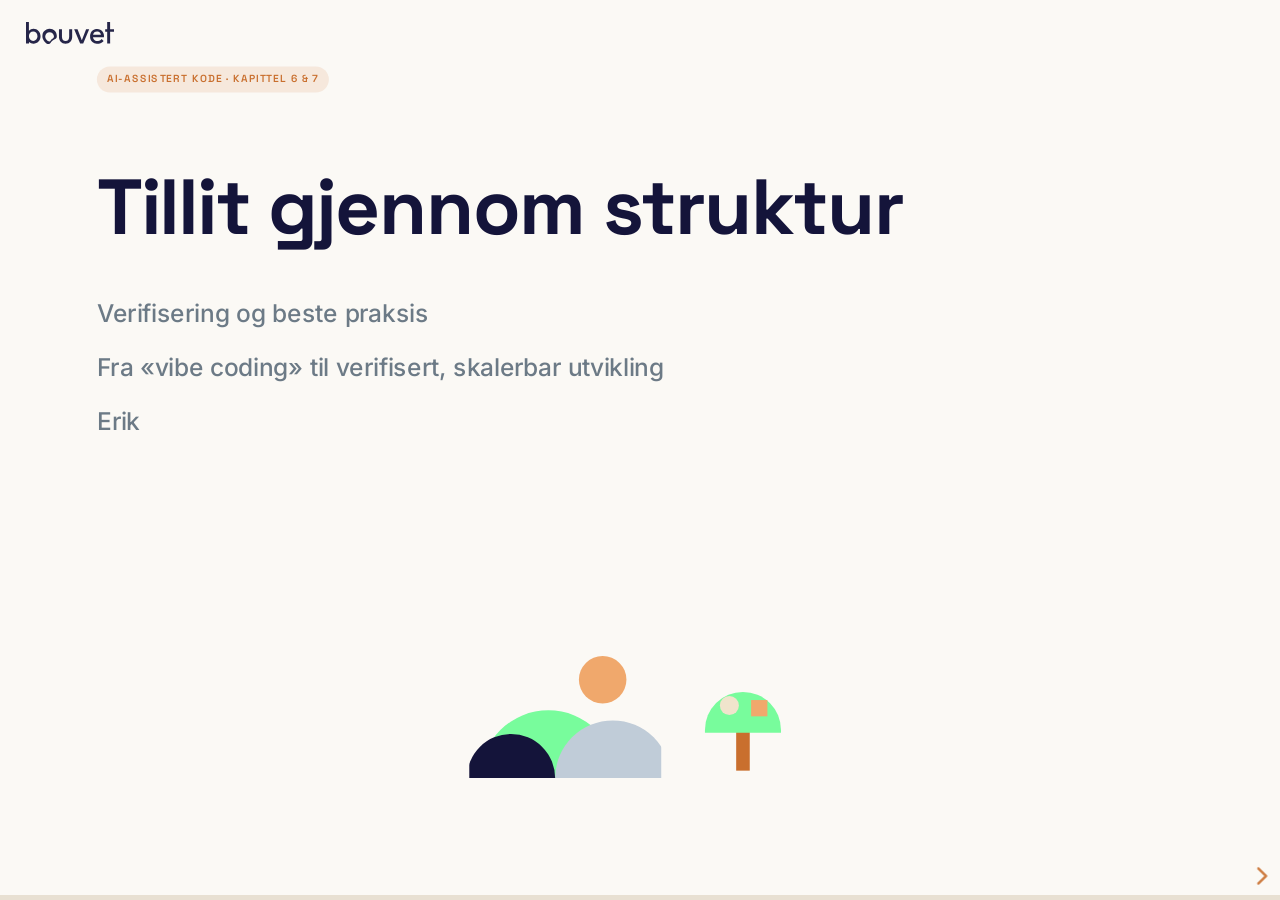
<file: offline/index.html>
<!DOCTYPE html>
<html lang="en">

<head>
  <meta charset="utf-8">
  <meta name="viewport" content="width=device-width, initial-scale=1.0">
  <title>Presentation</title>
  <link rel="stylesheet" href="assets/reveal/reveal.css">
  <link rel="stylesheet" href="assets/reveal/plugin/highlight/monokai.css">
  <style>
    @import url('assets/fonts/fonts.css');

    /* ════════════════════════════════════════════════════
       BOUVET THEME  (soft "Designtilnærming" palette)
       Palette sampled from Bouvet's design-approach artwork:
       warm orange (primary accent), pale blue-grey, bright mint
       and cream — on warm paper, with near-black navy ink.
       Identity nod (Heydays / Red Dot): the "rounding" / circle.
       Design notes:
       - Generous whitespace; smaller base text; airy components.
       - Decorative shapes ALWAYS sit behind text (z-index) and
         hug the corners, so they never cover content.
       Reusable: same component classes as the Forest template,
       so any slides.md renders unchanged across both themes.
       ════════════════════════════════════════════════════ */

    :root {
      /* Bouvet "Designtilnærming" palette — sampled from the artwork.
         Variable NAMES are kept stable for the stylesheet below; their
         VALUES are the true image colors. Roles:
           skyink = primary accent (warm orange, the characters)
           sky    = calm structural fill (pale blue-grey panels)
           sand   = light orange fill   pink = soft peach   teal = mint */
      --c-ink: #1a1a1a;
      /* body text */
      --c-navy: #14143a;
      /* headings & dark panels (image near-black navy) */
      --c-bg: #fbf9f5;
      /* soft warm white */
      --c-cream: #f0e4cc;
      /* cream surface tint (image) */
      --c-white: #ffffff;
      --c-sky: #c0ccd8;
      /* pale blue-grey — signature calm fill (image) */
      --c-skyink: #c96f2e;
      /* legible deep orange — PRIMARY accent */
      --c-sand: #f0a86c;
      /* light orange fill (image characters) */
      --c-pink: #f4b48c;
      /* soft peach (harmonizing warm) */
      --c-teal: #78fc9c;
      /* bright mint (image) */
      --c-muted: #6c7a86;
      --c-line: #e8e0d2;
      /* warm hairline */

      /* legacy aliases so shared component rules resolve */
      --c-deep: var(--c-ink);
      --c-heading: var(--c-navy);
      --c-accent: var(--c-skyink);
      --c-bright: var(--c-skyink);
      --c-surface: #ffffff;

      --radius: 16px;
      --shadow: 0 6px 26px rgba(30, 60, 90, 0.08);
      --font-main: 'Inter', sans-serif;
      --font-head: 'Space Grotesk', 'Inter', sans-serif;
      --font-mono: 'JetBrains Mono', monospace;
    }

    /* ── Base (smaller text + more air than the green theme) ── */
    .reveal-viewport {
      background: var(--c-bg);
    }

    .reveal {
      font-family: var(--font-main);
      font-size: 30px;
      /* was 36 — smaller, airier */
      font-weight: 400;
      color: var(--c-ink);
      line-height: 1.6;
    }

    .reveal .slides {
      text-align: left;
    }

    /* keep real content above any decorative pseudo-elements / figures */
    .reveal .slides>section>*:not(.bv-corner):not(.bv-scene) {
      position: relative;
      z-index: 2;
    }

    /* ── Headings ── */
    .reveal h1,
    .reveal h2,
    .reveal h3,
    .reveal h4 {
      font-family: var(--font-head);
      font-weight: 700;
      color: var(--c-navy);
      text-transform: none;
      letter-spacing: -0.02em;
      line-height: 1.12;
      margin-bottom: 0.55em;
      /* more space under headings */
    }

    .reveal h1 {
      font-size: 1.95em;
    }

    .reveal h2 {
      font-size: 1.4em;
    }

    .reveal h3 {
      font-size: 1.1em;
      color: var(--c-skyink);
    }

    /* ── Title slide (first section) ── */
    /* Full height so a bv-center scene anchors to the whole slide
       (bottom third), not just the short text block. */
    .reveal .slides>section:first-child {
      text-align: left;
      height: 100%;
      display: flex;
      flex-direction: column;
      justify-content: center;
    }

    .reveal .slides>section:first-child h1 {
      font-size: 2.3em;
      color: var(--c-navy);
    }

    .reveal .slides>section:first-child p {
      color: var(--c-muted);
      font-size: 0.72em;
      font-weight: 500;
    }

    /* Title slide: decoration comes from a <div class="bv-scene"> in the
       markdown (a real illustration), not abstract circles. */

    /* ── Body text ── */
    .reveal p {
      line-height: 1.6;
      margin: 0 0 0.6em;
    }

    /* ── Lists (roomier) ── */
    .reveal ul,
    .reveal ol {
      display: block;
      margin: 0 0 0 1.2em;
    }

    .reveal ul li {
      list-style: none;
      position: relative;
      padding-left: 1.4em;
      margin-bottom: 0.6em;
      /* more space between bullets */
      line-height: 1.5;
    }

    /* bullet = a small "rounding" (ring) echoing the O */
    .reveal ul li::before {
      content: '';
      position: absolute;
      left: 0;
      top: 0.42em;
      width: 0.5em;
      height: 0.5em;
      background: transparent;
      border: 3px solid var(--c-skyink);
      border-radius: 50%;
    }

    .reveal ol li {
      margin-bottom: 0.6em;
      line-height: 1.5;
    }

    .reveal ol li::marker {
      color: var(--c-skyink);
      font-weight: 700;
    }

    /* ── Code ── */
    .reveal code {
      font-family: var(--font-mono);
      background: var(--c-cream);
      color: var(--c-navy);
      padding: 0.05em 0.3em;
      border-radius: 6px;
      font-size: 0.85em;
    }

    .reveal pre {
      border-radius: var(--radius);
      box-shadow: var(--shadow);
      width: 100%;
    }

    .reveal pre code {
      background: transparent;
      padding: 0;
      border-radius: 0;
      font-size: 0.75em;
      line-height: 1.5;
    }

    /* ── Blockquote ── */
    .reveal blockquote {
      background: var(--c-white);
      border-left: 6px solid var(--c-sky);
      border-radius: 0 var(--radius) var(--radius) 0;
      padding: 0.9em 1.3em;
      font-family: var(--font-head);
      font-style: normal;
      font-weight: 600;
      color: var(--c-navy);
      box-shadow: var(--shadow);
      width: 100%;
    }

    /* ── Links ── */
    .reveal a {
      color: var(--c-skyink);
      text-decoration: none;
      border-bottom: 2px solid var(--c-sky);
    }

    /* ── Generic two-column ── */
    .reveal .cols {
      display: grid;
      grid-template-columns: 1fr 1fr;
      gap: 2.2em;
      align-items: start;
    }

    /* ── Image placeholder ── */
    .reveal .img-placeholder {
      background: var(--c-white);
      border: 2px dashed var(--c-sky);
      border-radius: var(--radius);
      padding: 2em;
      text-align: center;
      color: var(--c-muted);
      font-size: 0.7em;
      font-weight: 600;
    }

    /* ── Kicker / eyebrow label (pill) ── */
    .reveal .kicker {
      display: inline-block;
      font-family: var(--font-head);
      font-size: 0.42em;
      font-weight: 600;
      letter-spacing: 0.12em;
      text-transform: uppercase;
      color: var(--c-skyink);
      background: rgba(201, 111, 46, 0.12);
      padding: 0.45em 0.95em;
      border-radius: 999px;
      margin: 0 0 0.7em;
    }

    /* ── Heading accent rule: short sky bar under content h2 ── */
    .reveal section:not(.section-header):not(.closing):not(:first-child) h2 {
      position: relative;
      padding-bottom: 0.32em;
    }

    .reveal section:not(.section-header):not(.closing):not(:first-child) h2::after {
      content: '';
      position: absolute;
      left: 0;
      bottom: 0;
      width: 1.6em;
      height: 5px;
      background: var(--c-sky);
      border-radius: 999px;
    }

    /* ── Lead line ── */
    .reveal .lead {
      font-family: var(--font-head);
      font-size: 1.1em;
      font-weight: 600;
      color: var(--c-navy);
      line-height: 1.4;
    }

    /* ── Stat callouts (more air) ── */
    .reveal .stats {
      display: flex;
      gap: 1.2em;
      margin: 0.6em 0 1.1em;
    }

    .reveal .stat {
      flex: 1;
      background: var(--c-white);
      border-radius: var(--radius);
      box-shadow: var(--shadow);
      padding: 0.85em 0.6em;
      text-align: center;
      border-top: 5px solid var(--c-sky);
    }

    .reveal .stat:nth-child(2) {
      border-top-color: var(--c-sand);
    }

    .reveal .stat:nth-child(3) {
      border-top-color: var(--c-pink);
    }

    .reveal .stat:nth-child(4) {
      border-top-color: var(--c-teal);
    }

    .reveal .stat .num {
      display: block;
      font-family: var(--font-head);
      font-size: 1.8em;
      font-weight: 700;
      color: var(--c-navy);
      line-height: 1;
    }

    .reveal .stat .label {
      display: block;
      font-size: 0.5em;
      font-weight: 500;
      color: var(--c-muted);
      margin-top: 0.6em;
    }

    /* ── Card grid (more air) ── */
    .reveal .cards {
      display: grid;
      grid-template-columns: repeat(auto-fit, minmax(240px, 1fr));
      gap: 1.1em;
      margin: 0.6em 0;
    }

    .reveal .cards.two {
      grid-template-columns: 1fr 1fr;
    }

    .reveal .card {
      background: var(--c-white);
      border-radius: var(--radius);
      box-shadow: var(--shadow);
      border-left: 5px solid var(--c-sky);
      padding: 0.85em 1.1em;
    }

    .reveal .cards .card:nth-child(2) {
      border-left-color: var(--c-sand);
    }

    .reveal .cards .card:nth-child(3) {
      border-left-color: var(--c-pink);
    }

    .reveal .cards .card:nth-child(4) {
      border-left-color: var(--c-teal);
    }

    .reveal .card h4 {
      margin: 0 0 0.35em;
      font-size: 0.82em;
      color: var(--c-navy);
    }

    .reveal .card p,
    .reveal .card ul {
      font-size: 0.66em;
      margin: 0;
    }

    .reveal .card ul {
      margin-left: 0.9em;
    }

    .reveal .card ul li {
      margin-bottom: 0.25em;
    }

    .reveal .card ul li::before {
      top: 0.35em;
      width: 0.4em;
      height: 0.4em;
      border-width: 2px;
    }

    /* ── Pyramid: light→dark, navy text on light fills, white on navy ── */
    .reveal .pyramid {
      display: flex;
      flex-direction: column;
      align-items: center;
      gap: 8px;
      margin: 0.7em 0 0.7em;
    }

    .reveal .pyramid .tier {
      font-family: var(--font-head);
      font-weight: 600;
      font-size: 0.66em;
      text-align: center;
      padding: 0.55em 0.8em;
      border-radius: 10px;
    }

    /* Warm sequential ramp: light sand at the top → deep navy foundation.
       Cohesive with the theme (sand/orange family + navy), no clashing hues. */
    .reveal .pyramid .t1 {
      width: 42%;
      background: #f7dcb4;
      color: var(--c-navy);
    }

    .reveal .pyramid .t2 {
      width: 56%;
      background: #f2bd82;
      color: var(--c-navy);
    }

    .reveal .pyramid .t3 {
      width: 70%;
      background: #ee9f55;
      color: var(--c-navy);
    }

    .reveal .pyramid .t4 {
      width: 84%;
      background: var(--c-skyink);
      color: var(--c-white);
    }

    .reveal .pyramid .t5 {
      width: 98%;
      background: var(--c-navy);
      color: var(--c-white);
    }

    /* Mini pyramid: small, centered — for the per-layer slides. Mark the
       active tier normally and add class "dim" to the others to grey them out,
       so the focused layer stands out in its real pyramid colour. */
    .reveal .pyramid.bv-mini {
      max-width: 360px;
      margin: 1.6em auto 0;
      gap: 5px;
    }

    .reveal .pyramid.bv-mini .tier {
      font-size: 0.42em;
      padding: 0.4em 0.6em;
    }

    .reveal .pyramid .tier.dim {
      background: #e3ded4;
      color: #ada490;
    }

    /* ── Process flow (more air) ── */
    .reveal .flow {
      display: flex;
      align-items: stretch;
      flex-wrap: wrap;
      gap: 0;
      margin: 0.7em 0 0.9em;
    }

    .reveal .flow .step {
      flex: 1;
      min-width: 0;
      background: var(--c-white);
      box-shadow: var(--shadow);
      border-radius: 12px;
      padding: 0.7em 0.65em;
      font-size: 0.58em;
      font-weight: 500;
      text-align: center;
      line-height: 1.35;
      display: flex;
      flex-direction: column;
      justify-content: center;
    }

    .reveal .flow .step+.step {
      margin-left: 1.6em;
      position: relative;
    }

    .reveal .flow .step+.step::before {
      content: '→';
      position: absolute;
      left: -1.2em;
      top: 50%;
      transform: translateY(-50%);
      color: var(--c-skyink);
      font-weight: 800;
      font-size: 1.2em;
    }

    /* ── Contrast / from → to ── */
    .reveal .contrast {
      display: grid;
      grid-template-columns: 1fr auto 1fr;
      gap: 1.1em;
      align-items: center;
      margin: 0.7em 0;
    }

    .reveal .contrast .panel {
      border-radius: var(--radius);
      padding: 0.9em 1.1em;
    }

    .reveal .contrast .panel.from {
      background: var(--c-cream);
      border: 1px solid var(--c-line);
    }

    .reveal .contrast .panel.to {
      background: #e7f4ee;
      border: 1px solid #bce6d4;
    }

    .reveal .contrast .panel h4 {
      margin: 0 0 0.4em;
      font-size: 0.8em;
    }

    .reveal .contrast .panel.from h4 {
      color: var(--c-muted);
    }

    .reveal .contrast .panel.to h4 {
      color: #2f8f63;
    }

    .reveal .contrast .panel p,
    .reveal .contrast .panel ul {
      font-size: 0.66em;
      margin: 0;
    }

    .reveal .contrast .panel ul {
      margin-left: 0.9em;
    }

    .reveal .contrast .panel ul li {
      margin-bottom: 0.22em;
    }

    .reveal .contrast .panel.from ul li::before {
      border-color: var(--c-muted);
    }

    .reveal .contrast .panel.to ul li::before {
      border-color: #2f8f63;
    }

    .reveal .contrast .arrow {
      font-size: 1.6em;
      font-weight: 800;
      color: var(--c-skyink);
      text-align: center;
    }

    /* ── Loop (2×2 cycle) ── */
    .reveal .loop {
      display: grid;
      grid-template-columns: 1fr 1fr;
      gap: 1.1em;
      margin: 0.7em auto 0.6em;
      max-width: 84%;
    }

    .reveal .loop .node {
      background: var(--c-white);
      box-shadow: var(--shadow);
      border-radius: var(--radius);
      padding: 0.8em 1em;
    }

    .reveal .loop .node .n {
      display: inline-block;
      font-family: var(--font-head);
      font-weight: 700;
      color: var(--c-white);
      background: var(--c-skyink);
      width: 1.6em;
      height: 1.6em;
      line-height: 1.6em;
      text-align: center;
      border-radius: 50%;
      font-size: 0.6em;
    }

    .reveal .loop .node:nth-child(2) .n {
      background: var(--c-navy);
    }

    .reveal .loop .node:nth-child(3) .n {
      background: var(--c-teal);
      color: var(--c-navy);
    }

    .reveal .loop .node:nth-child(4) .n {
      background: var(--c-sand);
      color: var(--c-navy);
    }

    .reveal .loop .node p {
      font-size: 0.62em;
      margin: 0.35em 0 0;
    }

    /* ── Timeline / maturity stages ── */
    .reveal .timeline {
      display: flex;
      gap: 0;
      margin: 0.8em 0 0.8em;
    }

    .reveal .timeline .stage {
      flex: 1;
      padding-right: 1.1em;
      position: relative;
    }

    .reveal .timeline .stage .dot {
      display: block;
      width: 1em;
      height: 1em;
      border-radius: 50%;
      background: var(--c-skyink);
      margin-bottom: 0.6em;
      position: relative;
      z-index: 1;
    }

    .reveal .timeline .stage:nth-child(2) .dot {
      background: var(--c-navy);
    }

    .reveal .timeline .stage:nth-child(3) .dot {
      background: var(--c-teal);
    }

    .reveal .timeline .stage:nth-child(4) .dot {
      background: var(--c-sand);
    }

    .reveal .timeline .stage::before {
      content: '';
      position: absolute;
      top: 0.45em;
      left: 0.5em;
      right: 0;
      height: 3px;
      background: var(--c-line);
    }

    .reveal .timeline .stage:last-child::before {
      display: none;
    }

    .reveal .timeline .stage h4 {
      margin: 0 0 0.25em;
      font-size: 0.74em;
    }

    .reveal .timeline .stage p {
      margin: 0;
      font-size: 0.56em;
      color: var(--c-muted);
      line-height: 1.4;
    }

    /* ── Tables ── */
    .reveal table {
      width: 100%;
      border-collapse: collapse;
      font-size: 0.66em;
      margin: 0.5em 0;
      background: var(--c-white);
      border-radius: var(--radius);
      overflow: hidden;
      box-shadow: var(--shadow);
    }

    .reveal table th {
      background: var(--c-navy);
      color: var(--c-white);
      text-align: left;
      padding: 0.6em 0.85em;
      font-family: var(--font-head);
      font-weight: 600;
    }

    .reveal table td {
      padding: 0.5em 0.85em;
      border-bottom: 1px solid var(--c-line);
      vertical-align: top;
    }

    .reveal table tr:nth-child(even) td {
      background: #faf6ef;
    }

    /* ── Section header slide ──
       On-theme soft gradient backdrop (cool blue-grey → warm cream), with a
       SMALLER centered navy "card" holding the heading. A figure goes below it
       via <div class="bv-scene bv-center"> in the markdown. */
    .reveal section.section-header {
      /* full-bleed gradient comes from Reveal's slide background
         (data-background-gradient on the slide); box itself is transparent */
      background: transparent;
      height: 100%;
      /* !important beats Reveal's inline display:block on the active section */
      display: flex !important;
      flex-direction: column;
      justify-content: center;
      align-items: center;
      overflow: hidden;
    }

    .reveal section.section-header h2 {
      color: var(--c-white);
      background: var(--c-navy);
      font-size: 1.6em;
      text-align: center;
      max-width: 68%;
      margin: 0 0 0.4em;
      padding: 0.7em 1.1em;
      border-radius: var(--radius);
      box-shadow: var(--shadow);
    }

    /* lift the card slightly above center so the figure sits clearly beneath it */
    .reveal section.section-header {
      padding-bottom: 4%;
    }

    /* ── Closing slide ── */
    .reveal section.closing {
      background: var(--c-navy);
      border-radius: var(--radius);
      height: 100%;
      display: flex;
      flex-direction: column;
      justify-content: center;
      text-align: center;
      overflow: hidden;
    }

    .reveal section.closing h2 {
      color: var(--c-white);
      font-size: 1.9em;
    }

    .reveal section.closing p {
      color: #cdd7e0;
    }

    .reveal section.closing strong {
      color: var(--c-sand);
    }

    /* Decoration on the closing slide comes from a centered <div class="bv-scene bv-center">
       in the markdown — kept in the bottom third so it never covers the text. */

    /* ── Bouvet figures (geometric decorations; SVG sprite lives in <body>) ──
       Use anywhere:  inline → <svg class="bv-fig" style="width:160px"><use href="#bv-tree"/></svg>
                      corner  → <div class="bv-corner bv-br"><svg class="bv-fig"><use href="#bv-tree"/></svg></div>
       Corner figures sit BEHIND text (z-index 0) and are anchored hard into
       the slide corner — clear of the text column — so they never overlap copy.
       Reveal's default margin (0.12) leaves an empty band around content; the
       negative offsets park the figure in that band / slightly off-slide. */
    .reveal svg.bv-fig {
      display: inline-block;
      vertical-align: middle;
      width: 120px;
      height: 120px;
    }

    .reveal .bv-corner {
      position: absolute;
      z-index: 0;
      pointer-events: none;
      width: 150px;
      height: 150px;
    }

    .reveal .bv-corner svg.bv-fig {
      width: 100%;
      height: 100%;
    }

    /* push into the empty margin band, away from the text column */
    .reveal .bv-br {
      right: -64px;
      bottom: -40px;
    }

    .reveal .bv-bl {
      left: -64px;
      bottom: -40px;
    }

    .reveal .bv-tr {
      right: -64px;
      top: -40px;
    }

    .reveal .bv-tl {
      left: -64px;
      top: -40px;
    }

    /* size variants for corner figures */
    .reveal .bv-corner.bv-sm {
      width: 96px;
      height: 96px;
    }

    .reveal .bv-corner.bv-lg {
      width: 210px;
      height: 210px;
    }

    /* on dark (navy) slides, give figures a touch more presence */
    .reveal section.section-header .bv-corner,
    .reveal section.closing .bv-corner {
      opacity: 0.95;
    }

    /* ── Scene: a larger illustration cluster for slides with room
       (title / section / closing). Place as a direct child of the slide:
       <div class="bv-scene bv-right">
         <svg class="bv-fig" style="width:200px"><use href="#bv-hills"/></svg>
         <svg class="bv-fig" style="width:120px"><use href="#bv-tree"/></svg>
       </div>
       Sits behind text (z-index 0). bv-right anchors to the right edge,
       bv-left to the left; figures align along the bottom. */
    .reveal .bv-scene {
      position: absolute;
      z-index: 0;
      pointer-events: none;
      bottom: -30px;
      display: flex;
      align-items: flex-end;
      gap: 12px;
    }

    .reveal .bv-scene.bv-right {
      right: -30px;
    }

    .reveal .bv-scene.bv-left {
      left: -30px;
    }

    .reveal .bv-scene svg.bv-fig {
      width: 150px;
      height: 150px;
    }

    /* Centered scene for low-content slides (title / section / closing):
       sits in the bottom third, centered horizontally, clear of the text. */
    .reveal .bv-scene.bv-center {
      left: 50%;
      transform: translateX(-50%);
      bottom: 6%;
      right: auto;
      justify-content: center;
    }

    /* ── Chrome ── */
    .reveal .controls {
      color: var(--c-skyink);
      transform: scale(0.5);
      /* navigation arrows at half size */
      transform-origin: bottom right;
    }

    /* Custom thin progress bar: a line at the very bottom that fills
       left→right across the deck, full width on the last slide.
       Replaces Reveal's built-in progress bar (disabled in init). */
    .bv-progress {
      position: fixed;
      left: 0;
      bottom: 0;
      width: 100%;
      height: 5px;
      background: var(--c-line);
      z-index: 60;
    }

    .bv-progress .bv-progress-fill {
      height: 100%;
      width: 0;
      background: var(--c-skyink);
      transition: width 0.4s ease;
    }

    /* Small Bouvet wordmark tucked into the top-left corner of every slide.
       Fixed to the viewport so it sits in Reveal's empty margin band (clear of
       content) and stays put across slides. Recoloured to the theme's deep
       orange via currentColor so it blends into the palette. */
    .deck-logo {
      position: fixed;
      top: 22px;
      left: 26px;
      z-index: 60;
      color: var(--c-navy);
      opacity: 0.92;
      pointer-events: none;
    }

    .deck-logo svg {
      height: 22px;
      width: auto;
      display: block;
    }
  </style>
</head>

<body>
  <!-- ════════════════════════════════════════════════════
       BOUVET FIGURE SPRITE
       Geometric decorations in the "Designtilnærming" style:
       quarter-circles, rectangles, squares, triangles and flat
       circles. Heads use TWO DOT-EYES ONLY — no mouths.
       Palette: orange #f0a86c, deep-orange #c96f2e,
       blue-grey #c0ccd8, mint #78fc9c, cream #f0e4cc, navy #14143a.
       Reference with <use href="#id"/>. Add new figures as <symbol>s.
       Quarter-circle helper: M cx cy h r a r r 0 0 1 -r r z  etc.
       ════════════════════════════════════════════════════ -->
  <svg width="0" height="0" style="position:absolute" aria-hidden="true" focusable="false">
    <defs>
      <!-- ── People (dot-eyes only, no mouths) ── -->

      <!-- Plain head on a cream quarter-circle body -->
      <symbol id="bv-person" viewBox="0 0 100 100">
        <path d="M20 92 v-26 a26 26 0 0 1 26 -26 h26 v52 z" fill="#f0e4cc" />
        <circle cx="50" cy="34" r="20" fill="#f0a86c" />
        <circle cx="43" cy="32" r="3.2" fill="#14143a" />
        <circle cx="55" cy="32" r="3.2" fill="#14143a" />
      </symbol>

      <!-- Utforske: explorer with magnifying glass -->
      <symbol id="bv-explorer" viewBox="0 0 100 100">
        <path d="M40 92 v-26 a26 26 0 0 1 26 -26 h0 v52 z" fill="#f0e4cc" />
        <circle cx="50" cy="34" r="20" fill="#f0a86c" />
        <circle cx="45" cy="32" r="3.2" fill="#14143a" />
        <circle cx="56" cy="32" r="3.2" fill="#14143a" />
        <rect x="22" y="58" width="34" height="11" rx="2" fill="#14143a" transform="rotate(20 39 63)" />
        <circle cx="22" cy="56" r="12" fill="none" stroke="#1d43c6" stroke-width="6" />
      </symbol>

      <!-- Definere: board with shapes + head -->
      <symbol id="bv-board" viewBox="0 0 100 100">
        <rect x="12" y="14" width="76" height="50" rx="3" fill="#c0ccd8" />
        <rect x="22" y="24" width="15" height="15" fill="#ffffff" />
        <rect x="40" y="30" width="18" height="18" fill="#78fc9c" />
        <rect x="64" y="26" width="18" height="6" fill="#14143a" />
        <rect x="64" y="38" width="18" height="6" fill="#14143a" />
        <path d="M30 88 v-12 a14 14 0 0 1 14 -14 h0 v26 z" fill="#1d43c6" />
        <circle cx="44" cy="60" r="15" fill="#f0a86c" />
        <circle cx="39" cy="58" r="2.8" fill="#14143a" />
        <circle cx="49" cy="58" r="2.8" fill="#14143a" />
      </symbol>

      <!-- Idégenerere: speech bubbles + head -->
      <symbol id="bv-ideate" viewBox="0 0 100 100">
        <circle cx="46" cy="72" r="20" fill="#f0a86c" />
        <circle cx="40" cy="70" r="3" fill="#14143a" />
        <circle cx="51" cy="70" r="3" fill="#14143a" />
        <rect x="10" y="12" width="40" height="28" rx="13" fill="#14143a" />
        <path d="M20 38 l0 13 l13 -11 z" fill="#14143a" />
        <rect x="56" y="20" width="34" height="24" rx="12" fill="#c0ccd8" />
        <path d="M82 42 l0 12 l-12 -10 z" fill="#c0ccd8" />
      </symbol>

      <!-- Teste: reviewer head + main head + mint triangle -->
      <symbol id="bv-test" viewBox="0 0 100 100">
        <polygon points="60,86 92,86 92,46" fill="#78fc9c" />
        <circle cx="26" cy="28" r="11" fill="#c0ccd8" />
        <circle cx="23" cy="27" r="2.4" fill="#14143a" />
        <circle cx="30" cy="27" r="2.4" fill="#14143a" />
        <path d="M34 88 v-16 a18 18 0 0 1 18 -18 h0 v34 z" fill="#1d43c6" />
        <circle cx="48" cy="58" r="19" fill="#f0a86c" />
        <circle cx="42" cy="56" r="3" fill="#14143a" />
        <circle cx="54" cy="56" r="3" fill="#14143a" />
      </symbol>

      <!-- ── Objects (pure geometry) ── -->

      <!-- Computer / monitor -->
      <symbol id="bv-computer" viewBox="0 0 100 100">
        <rect x="14" y="16" width="72" height="50" rx="3" fill="#14143a" />
        <circle cx="34" cy="40" r="10" fill="#f0a86c" />
        <rect x="50" y="30" width="26" height="6" fill="#c0ccd8" />
        <rect x="50" y="42" width="26" height="6" fill="#ffffff" />
        <rect x="44" y="66" width="12" height="9" fill="#14143a" />
        <rect x="30" y="75" width="40" height="6" rx="3" fill="#14143a" />
      </symbol>

      <!-- Tree: quarter-circle canopy + trunk -->
      <symbol id="bv-tree" viewBox="0 0 100 100">
        <rect x="45" y="58" width="10" height="34" fill="#c96f2e" />
        <path d="M22 64 v-2 a28 28 0 0 1 56 0 v2 z" fill="#78fc9c" />
        <circle cx="40" cy="44" r="7" fill="#f0e4cc" />
        <rect x="56" y="40" width="12" height="12" fill="#f0a86c" />
      </symbol>

      <!-- Leaf: two quarter-circles forming a leaf + stem -->
      <symbol id="bv-leaf" viewBox="0 0 100 100">
        <path d="M50 86 a44 44 0 0 1 44 -44 a44 44 0 0 1 -44 44 z" fill="#78fc9c" />
        <path d="M50 86 a44 44 0 0 0 -36 -72 a44 44 0 0 0 36 72 z" fill="#c0ccd8" />
        <line x1="50" y1="86" x2="50" y2="20" stroke="#14143a" stroke-width="4" stroke-linecap="round" />
      </symbol>

      <!-- Hills + sun: layered quarter/half circles, a calm landscape -->
      <symbol id="bv-hills" viewBox="0 0 100 100">
        <circle cx="72" cy="30" r="14" fill="#f0a86c" />
        <path d="M0 88 a40 40 0 0 1 80 0 z" fill="#78fc9c" />
        <path d="M44 88 a34 34 0 0 1 68 0 z" fill="#c0ccd8" />
        <path d="M-8 88 a26 26 0 0 1 52 0 z" fill="#14143a" />
      </symbol>

      <!-- River / waves: stacked wavy bars between banks -->
      <symbol id="bv-river" viewBox="0 0 100 100">
        <path d="M6 36 q12 -10 24 0 t24 0 t24 0 t24 0 v10 q-12 10 -24 0 t-24 0 t-24 0 t-24 0 z" fill="#c0ccd8" />
        <path d="M6 58 q12 -10 24 0 t24 0 t24 0 t24 0 v10 q-12 10 -24 0 t-24 0 t-24 0 t-24 0 z" fill="#1d43c6" />
        <circle cx="78" cy="22" r="10" fill="#f0a86c" />
      </symbol>

      <!-- Flower: petal circles around a center -->
      <symbol id="bv-flower" viewBox="0 0 100 100">
        <rect x="47" y="52" width="6" height="40" fill="#c96f2e" />
        <path d="M50 60 v-6 a16 16 0 0 1 16 6 z" fill="#78fc9c" />
        <circle cx="50" cy="34" r="12" fill="#f0a86c" />
        <circle cx="32" cy="44" r="12" fill="#c0ccd8" />
        <circle cx="68" cy="44" r="12" fill="#1d43c6" />
        <circle cx="40" cy="22" r="12" fill="#78fc9c" />
        <circle cx="60" cy="22" r="12" fill="#f0e4cc" />
        <circle cx="50" cy="34" r="8" fill="#14143a" />
      </symbol>

      <!-- Mountain: overlapping triangles + sun circle -->
      <symbol id="bv-mountain" viewBox="0 0 100 100">
        <circle cx="74" cy="28" r="12" fill="#f0a86c" />
        <polygon points="8,86 42,30 76,86" fill="#c0ccd8" />
        <polygon points="44,86 70,44 96,86" fill="#14143a" />
        <polygon points="36,44 42,30 50,44" fill="#ffffff" />
      </symbol>

      <!-- Sun / burst: circle + quarter accents -->
      <symbol id="bv-sun" viewBox="0 0 100 100">
        <circle cx="50" cy="50" r="22" fill="#f0a86c" />
        <path d="M50 12 a8 8 0 0 1 8 8 h-16 a8 8 0 0 1 8 -8 z" fill="#c96f2e" />
        <rect x="78" y="46" width="14" height="8" rx="4" fill="#78fc9c" />
        <rect x="8" y="46" width="14" height="8" rx="4" fill="#c0ccd8" />
        <polygon points="44,82 56,82 50,94" fill="#1d43c6" />
      </symbol>

      <!-- Plant in pot: leaves + trapezoid pot -->
      <symbol id="bv-plant" viewBox="0 0 100 100">
        <path d="M50 60 v-6 a22 22 0 0 1 22 -22 h0 a22 22 0 0 1 -22 22 z" fill="#78fc9c" />
        <path d="M50 60 v-6 a22 22 0 0 0 -22 -22 h0 a22 22 0 0 0 22 22 z" fill="#c0ccd8" />
        <rect x="46" y="30" width="8" height="34" fill="#c96f2e" />
        <polygon points="34,64 66,64 60,90 40,90" fill="#f0a86c" />
      </symbol>

      <!-- Lightbulb: circle + base, idea -->
      <symbol id="bv-bulb" viewBox="0 0 100 100">
        <circle cx="50" cy="44" r="26" fill="#f0a86c" />
        <rect x="40" y="66" width="20" height="8" fill="#14143a" />
        <rect x="43" y="76" width="14" height="6" fill="#14143a" />
        <path d="M50 44 v-18 a4 4 0 0 1 0 0" fill="none" stroke="#ffffff" stroke-width="4" stroke-linecap="round" />
        <line x1="50" y1="28" x2="50" y2="46" stroke="#ffffff" stroke-width="4" stroke-linecap="round" />
      </symbol>

      <!-- Building / city: stacked rectangles -->
      <symbol id="bv-building" viewBox="0 0 100 100">
        <rect x="16" y="40" width="26" height="50" fill="#c0ccd8" />
        <rect x="44" y="20" width="24" height="70" fill="#14143a" />
        <rect x="70" y="52" width="18" height="38" fill="#f0a86c" />
        <rect x="50" y="28" width="5" height="5" fill="#78fc9c" />
        <rect x="58" y="28" width="5" height="5" fill="#ffffff" />
        <rect x="50" y="40" width="5" height="5" fill="#ffffff" />
        <rect x="58" y="40" width="5" height="5" fill="#78fc9c" />
      </symbol>

      <!-- Book / docs -->
      <symbol id="bv-book" viewBox="0 0 100 100">
        <rect x="20" y="20" width="60" height="60" rx="3" fill="#1d43c6" />
        <rect x="30" y="20" width="6" height="60" fill="#14143a" />
        <rect x="44" y="34" width="28" height="6" fill="#ffffff" />
        <rect x="44" y="46" width="28" height="6" fill="#78fc9c" />
        <rect x="44" y="58" width="18" height="6" fill="#f0a86c" />
      </symbol>

      <!-- Cloud: overlapping circles + bar -->
      <symbol id="bv-cloud" viewBox="0 0 100 100">
        <circle cx="38" cy="48" r="18" fill="#c0ccd8" />
        <circle cx="60" cy="44" r="22" fill="#c0ccd8" />
        <rect x="30" y="56" width="46" height="14" rx="7" fill="#c0ccd8" />
        <circle cx="60" cy="44" r="9" fill="#f0a86c" />
      </symbol>

      <!-- Bauhaus shape cluster (circle / square / triangle) -->
      <symbol id="bv-shapes" viewBox="0 0 100 100">
        <circle cx="28" cy="38" r="18" fill="#f0a86c" />
        <rect x="52" y="18" width="34" height="34" fill="#c0ccd8" />
        <polygon points="36,92 66,92 51,62" fill="#78fc9c" />
      </symbol>

      <!-- Quarter-circle accent (pure decoration) -->
      <symbol id="bv-quarter" viewBox="0 0 100 100">
        <path d="M10 90 v-44 a44 44 0 0 1 44 -44 h0 v88 z" fill="#f0a86c" />
      </symbol>
    </defs>
  </svg>

  <!-- Bouvet wordmark, top-left on every slide (source: bouvet.no logo, recoloured) -->
  <div class="deck-logo" aria-label="Bouvet">
    <svg viewBox="0 0 3613.25 898.678" role="img" aria-label="Bouvet" xmlns="http://www.w3.org/2000/svg"
      fill="currentColor">
      <g transform="translate(-2027.54 -309.957)">
        <path transform="translate(-0.001)"
          d="M4482.7,604.525l-174.68,448.105-176-448.105h-137.33L4239.314,1183.7h124.82l244.709-579.172Zm-691.492,0V910.28c0,109.846-53.646,173.534-147.275,173.534S3496.65,1020.126,3496.65,910.28V604.525H3374.3V915.3c0,172.3,103.592,280.826,269.639,280.826S3913.572,1087.6,3913.572,915.3V604.525ZM2993.58,590.784A301.014,301.014,0,0,0,2861.447,621a293.954,293.954,0,0,0-164.9,266.82c0,148.6,138.563,320.817,257.131,320.817a87.642,87.642,0,0,0,73.65-41.225c48.713-73.642,98.65-116.012,172.211-148.517,68.709-29.95,87.377-59.9,87.377-136.008.008-164.813-128.514-292.1-293.326-292.1Zm129.842,388.2c-49.945,31.183-76.1,57.434-96.1,98.571a47.638,47.638,0,0,1-43.693,26.25c-79.9,0-170.979-104.913-170.979-197.23,0-103.592,76.109-181.021,179.7-181.021a177.931,177.931,0,0,1,177.258,178.608c-.008.8-.018,1.6-.025,2.414,0,32.408-11.187,51.171-46.158,72.408Zm-791.359-388.2a264.573,264.573,0,0,0-184.721,72.408l-1.234-353.234H2027.541V1183.7H2149.9V1125.03a272.243,272.243,0,0,0,182.166,69.854c164.8,0,289.625-131.075,289.625-302.055S2496.867,590.784,2332.063,590.784Zm-9.955,491.8c-99.893,0-174.766-81.129-174.766-189.742S2222.215,703.1,2322.107,703.1s174.768,81.129,174.768,189.742-74.883,189.733-174.785,189.733ZM5640.791,604.525H5463.557l-1.32-294.567H5343.67V604.525h-81.482V710.583h81.482v473.123h121.121l-1.234-473.123h177.234Z" />
        <path transform="translate(2583.362 342.417)" opacity="0.55"
          d="M2396.334,361.031a173.429,173.429,0,0,0-37.967-7.223A151.5,151.5,0,0,1,2396.334,361.031Z" />
        <g transform="translate(4643.737 594.107)">
          <path transform="translate(-2324.54 -342.215)"
            d="M2892.8,680.084h-447.49c9.037,56.209,31.379,102.922,82.143,131.392a179.887,179.887,0,0,0,87.207,21.406c52.764.731,102.49-9.8,145.021-43.313a486.256,486.256,0,0,0,36.715-35.315l81.834,79.826a284.3,284.3,0,0,1-56.262,51.646c-67.5,47.18-143.029,64.534-224.053,60.032a280.677,280.677,0,0,1-177.48-71.431c-55.408-49.823-84.687-113.431-92.891-187.161A336.756,336.756,0,0,1,2355.668,500.9c42.811-89.41,114.727-139.479,211.025-154.313a287.969,287.969,0,0,1,175.064,24.2c76.189,37.6,120.393,101.257,141.551,182.519A364.8,364.8,0,0,1,2892.8,680.084Zm-445.033-98.113h320.379A155.593,155.593,0,0,0,2622.594,448.13C2529.422,442.783,2463.656,493.125,2447.764,581.971Z" />
        </g>
      </g>
    </svg>
  </div>

  <div class="reveal">
    <div class="slides">
      <section data-markdown data-separator="^\n---\n$" data-separator-vertical="^\n--\n$"
        data-separator-notes="^Note:">
        <script type="text/template">
<span class="kicker">AI-assistert kode · Kapittel 6 & 7</span>

# Tillit gjennom struktur

Verifisering og beste praksis

Fra «vibe coding» til verifisert, skalerbar utvikling

Erik

<div class="bv-scene bv-center"><svg class="bv-fig" style="width:170px"><use href="#bv-hills"/></svg><svg class="bv-fig" style="width:120px"><use href="#bv-tree"/></svg></div>

Note: Velkommen! Kort om hva dette handler om: hvordan vi går fra å håpe at AI-generert kode er riktig, til å faktisk vite det. Jeg bygger på kapittel 6 og 7 fra RPI-metoden — Research, Plan, Implement. Den røde tråden gjennom alt sammen er tittelen: tillit gjennom struktur, ikke blind tro.

---

<span class="kicker">Agenda</span>

## Hva vi skal gjennom

<div class="cards two">
<div class="card">

#### Del 1 — Verifisering og tillit

Hvorfor vi ikke kan stole blindt på AI-kode, og hvordan vi bygger berettiget tillit gjennom lagdelt verifisering.

</div>
<div class="card">

#### Del 2 — Beste praksis

Konkrete oppskrifter, de ti bud, erfaringer fra reelle prosjekter, og et veikart for å komme i gang.

</div>
</div>

**Mål:** konkrete vaner og struktur du kan ta i bruk fra dag én.

Note: Vi går gjennom to deler. Først bygger vi det teoretiske fundamentet — verifisering og tillit. Så går vi over på det praktiske: konkrete oppskrifter, de ti bud, erfaringer fra reelle prosjekter og et veikart for å komme i gang. Det viktigste for meg er at dere går herfra med vaner dere kan ta i bruk allerede fra dag én, ikke bare abstrakte prinsipper.

---

<!-- .slide: class="section-header" data-background-gradient="linear-gradient(150deg, #eaf0f4 0%, #f0e4cc 100%)" -->

## Del 1 · Verifisering og tillit

<div class="bv-scene bv-center"><svg class="bv-fig" style="width:150px"><use href="#bv-explorer"/></svg><svg class="bv-fig" style="width:120px"><use href="#bv-leaf"/></svg></div>

Note: Vi starter med det helt grunnleggende spørsmålet: hvordan kan vi stole på kode vi ikke har skrevet selv?

---

<span class="kicker">Del 1 · Hvorfor verifisere</span>

## Hvorfor verifisering er kritisk

<div class="stats">
<div class="stat"><span class="num">5×</span><span class="label">mer kode</span></div>
<div class="stat"><span class="num">5×</span><span class="label">flere bugs</span></div>
<div class="stat"><span class="num">5×</span><span class="label">mer risiko</span></div>
</div>

- 5× mer kode betyr 5× mer vedlikehold og 5× mer som kan gå galt
- Verifisering går fra «best practice» til **overlevelseskritisk**
- Kjernebudskap: tillit gjennom struktur, ikke blind tro

<div class="bv-corner bv-br bv-sm"><svg class="bv-fig"><use href="#bv-computer"/></svg></div>

Note: Poenget her er enkelt: når AI lar oss lage mange ganger så mye kode, skalerer ikke bare produktiviteten — også risikoen og vedlikeholdsbyrden vokser like mye. Fem ganger mer kode betyr fem ganger mer som kan gå galt. Det som før var en god vane, blir nå kritisk for å overleve. Hele resten av presentasjonen henger på dette ene poenget.

---

<span class="kicker">Del 1 · Tillitsunderskuddet</span>

## Tillitsunderskuddet

<div class="stats">
<div class="stat"><span class="num">82 %</span><span class="label">bruker AI-assistenter</span></div>
<div class="stat"><span class="num">76 %</span><span class="label">stoler ikke på outputen</span></div>
</div>

- Et **rasjonelt** underskudd — skepsis er sunt
- Hovedårsak: «vi stoler ikke på konteksten modellen har»
- Underskuddet forsvinner ikke av seg selv — det må bygges ned med struktur

<div class="bv-corner bv-br"><svg class="bv-fig"><use href="#bv-ideate"/></svg></div>

Note: Tallene forteller en interessant historie: de aller fleste bruker AI, men nesten like mange stoler ikke på det de får ut. Og det er faktisk ikke irrasjonelt — det er sunn skepsis. Hovedårsaken er at modellen ofte mangler full kontekst om akkurat vårt prosjekt. Svaret er ikke mer blind tro, men strukturer som gjør tilliten berettiget — for dette underskuddet forsvinner ikke av seg selv.

---

<span class="kicker">Del 1 · Feilmodi</span>

## Hvorfor AI-kode feiler

<div class="cards two">
<div class="card">

#### Subtile feil / Edge cases

Kompilerer og ser riktig ut, men feiler under forhold du ikke nevnte.

</div>
<div class="card">

#### Sikkerhetshull

Gjenskaper usikre mønstre fra treningsdataene.

</div>
<div class="card">

#### Feil mønstre

Bruker utdaterte mønstre og bryter prosjektets konvensjoner — fordi den ikke kjenner hele kodebasen din.

</div>
<div class="card">

#### Overkomplisering

Legger til abstraksjoner og kode du ikke ba om.

</div>
</div>

Poenget er ikke å slutte med AI — men å bygge tillit som er *berettiget*.

Note: AI-kode feiler på måter som er vanskeligere å oppdage enn vanlige feil, nettopp fordi den ofte ser helt riktig ut. Fire typiske feilmodi: subtile feil og edge cases du ikke nevnte, sikkerhetshull den har lært fra treningsdataene, feil mønstre fordi den ikke kjenner hele kodebasen din, og rett og slett overkomplisering — kode og abstraksjoner du aldri ba om. Konklusjonen er ikke å slutte med AI, men å verifisere systematisk.

---

<span class="kicker">Del 1 · Verifiseringspyramiden</span>

## Verifiseringspyramiden

<div class="pyramid">
<div class="tier t1">E2E-tester</div>
<div class="tier t2">Integrasjonstester</div>
<div class="tier t3">Enhetstester</div>
<div class="tier t4">Statisk analyse</div>
<div class="tier t5">Kode- & plangjennomgang</div>
</div>

Lag på lag av forsvar — menneskelig vurdering legger fundamentet, automatiske tester bygger oppå.

Note: Tenk på verifisering som en pyramide. Nederst ligger det brede, billige fundamentet — menneskelig plan- og kodegjennomgang, som fanger de dyreste feilene før koden i det hele tatt skrives. Oppå det bygger de automatiske lagene: statisk analyse, enhetstester, integrasjonstester og E2E. Jo høyere opp, jo nærmere ekte bruk kommer vi — men også tregere og dyrere. Poenget er at ingen enkelt lag holder alene; det er lagene til sammen som gir trygghet. Nå går vi gjennom dem ett for ett, nedenfra og opp.

---

<span class="kicker">Del 1 · Lag 1/5 · Fundamentet</span>

## Kode- & plangjennomgang

<p class="lead">Viktig steg ved bruk av AI – med ekstra fokus på plangjennomgang.</p>

- **Fanger:** feil arkitektur, feil tilnærming, manglende krav
- **Eksempel:** koden er feilfri, men løser feil problem
- Billigst å rette her — før en eneste linje er skrevet

<div class="pyramid bv-mini">
<div class="tier t1 dim">E2E-tester</div>
<div class="tier t2 dim">Integrasjonstester</div>
<div class="tier t3 dim">Enhetstester</div>
<div class="tier t4 dim">Statisk analyse</div>
<div class="tier t5">Kode- & plangjennomgang</div>
</div>

Note: Lag én, fundamentet, er menneskelig gjennomgang av både plan og kode. Dette laget fanger de dyreste feilene — feil arkitektur eller feil tilnærming — som ingen test ville oppdaget, fordi koden teknisk sett kan være helt feilfri og likevel løse feil problem. Og det er nettopp her det er billigst å rette: før en eneste linje er skrevet.

---

<span class="kicker">Del 1 · Lag 2/5 · Automatisk</span>

## Statisk analyse

<p class="lead">Kompilatoren og linteren — lynrask og helautomatisk.</p>

- **Fanger:** syntaks-, type- og stilfeil
- **Eksempel:** `user.nmae` i stedet for `user.name`
- Kjører på millisekunder, uten å starte koden

<div class="pyramid bv-mini">
<div class="tier t1 dim">E2E-tester</div>
<div class="tier t2 dim">Integrasjonstester</div>
<div class="tier t3 dim">Enhetstester</div>
<div class="tier t4">Statisk analyse</div>
<div class="tier t5 dim">Kode- & plangjennomgang</div>
</div>

Note: Lag to er statisk analyse — kompilatoren og linteren, altså TypeScript og lint. Det fanger syntaks-, type- og skrivefeil før koden i det hele tatt kjøres — som «user.nmae» i stedet for «user.name». Det går på millisekunder, er helautomatisk og alltid på.

---

<span class="kicker">Del 1 · Lag 3/5 · Logikk</span>

## Enhetstester

<p class="lead">Verifiserer at enkeltfunksjoner gjør det de skal.</p>

- **Fanger:** logiske feil i isolerte funksjoner
- **Eksempel:** en skatteberegning som gir feil sum
- Raske og presise — peker rett på hva som feiler

<div class="pyramid bv-mini">
<div class="tier t1 dim">E2E-tester</div>
<div class="tier t2 dim">Integrasjonstester</div>
<div class="tier t3">Enhetstester</div>
<div class="tier t4 dim">Statisk analyse</div>
<div class="tier t5 dim">Kode- & plangjennomgang</div>
</div>

Note: Lag tre er enhetstester, som sjekker logikken i enkeltfunksjoner isolert — for eksempel en skatteberegning som gir feil sum. Når en enhetstest feiler, vet du nesten nøyaktig hvor problemet ligger. De er raske og presise, og utgjør ryggraden i en god testsuite.

---

<span class="kicker">Del 1 · Lag 4/5 · Samspill</span>

## Integrasjonstester

<p class="lead">Sjekker at delene fungerer sammen, ikke bare hver for seg.</p>

- **Fanger:** feil i samspillet mellom komponenter
- **Eksempel:** API-et leverer data, men frontend viser den ikke
- Hver del kan være riktig — likevel knirker koblingen

<div class="pyramid bv-mini">
<div class="tier t1 dim">E2E-tester</div>
<div class="tier t2">Integrasjonstester</div>
<div class="tier t3 dim">Enhetstester</div>
<div class="tier t4 dim">Statisk analyse</div>
<div class="tier t5 dim">Kode- & plangjennomgang</div>
</div>

Note: Lag fire er integrasjonstester, som fanger feilene i samspillet mellom komponenter — der hver del fungerer fint alene, men ikke sammen. Det klassiske eksempelet er at API-et leverer helt riktig data, men frontend viser den ikke. Hver del kan altså være korrekt, og likevel knirker koblingen.

---

<span class="kicker">Del 1 · Lag 5/5 · Toppen</span>

## E2E-tester

<p class="lead">Følger hele brukerflyten — nærmest ekte bruk.</p>

- **Fanger:** brudd i den faktiske brukeropplevelsen
- **Eksempel:** brukeren får ikke fullført checkout
- Bredest dekning, men tregest og vagest på årsak

<div class="pyramid bv-mini">
<div class="tier t1">E2E-tester</div>
<div class="tier t2 dim">Integrasjonstester</div>
<div class="tier t3 dim">Enhetstester</div>
<div class="tier t4 dim">Statisk analyse</div>
<div class="tier t5 dim">Kode- & plangjennomgang</div>
</div>

Note: Øverst, lag fem, ligger E2E-testene. De følger hele brukerflyten slik en ekte bruker opplever den — for eksempel om brukeren faktisk får fullført en checkout. De gir bredest dekning, men er tregest og sier minst om akkurat hvor feilen ligger. Derfor toppen av pyramiden: verdifullt, men ikke noe du baserer alt på.

---

<span class="kicker">Del 1 · CI/CD</span>

## CI/CD i AI-æraen

<div class="flow">
<div class="step">TypeScript<br><strong>2 s</strong></div>
<div class="step">Lint<br><strong>3 s</strong></div>
<div class="step">Enhetstester<br><strong>10 s</strong></div>
<div class="step">Integrasjon<br><strong>1 min</strong></div>
<div class="step">E2E<br><strong>5 min</strong></div>
</div>

- Mer (AI-skrevet) kode krever mer og bedre verifisering — manuell review skalerer ikke
- **Fail fast, fail loud:** kjør de billigste sjekkene først
- Feil oppdaget tidlig = rask, billig tilbakemelding

Note: Så til hvordan vi binder lagene sammen. Manuell gjennomgang skalerer ikke når kodemengden femdobles — men pipelines gjør det. Nøkkelprinsippet er «fail fast»: kjør de raskeste og billigste sjekkene først, slik at en typefeil stopper deg etter to sekunder i stedet for fem minutter. Jo tidligere feilen oppdages, jo raskere og billigere er tilbakemeldingen.

---

<span class="kicker">Del 1 · Pre-commit hooks</span>

## Pre-commit hooks

- Kjør **typecheck + lint før** commit — ikke etter push
- Fang trivielle feil lokalt, på sekunder
- Enda kortere feedback-løkke enn CI/CD alene
- CI/CD blir sikkerhetsnettet, ikke førstelinjen
- Gjelder også **AI-en:** kjører den `git commit`, må den gjennom de samme sjekkene

<div class="bv-corner bv-br"><svg class="bv-fig"><use href="#bv-test"/></svg></div>

Note: Pre-commit-hooks flytter de raskeste sjekkene helt frem til commit-øyeblikket — typecheck og lint før commit, ikke etter push. Du fanger de trivielle feilene lokalt, på sekunder, før de i det hele tatt når repoet. Det gir en enda kortere feedback-løkke enn CI/CD alene, og lar CI/CD være sikkerhetsnettet i stedet for førstelinjeforsvaret. Og dette gjelder ikke bare mennesket: når AI-agenten selv kjører `git commit`, treffer den nøyaktig de samme hookene — den slipper ikke unna verifiseringen, og kan ikke committe kode som ikke passerer typecheck og lint.

---

<span class="kicker">Del 1 · Pre-commit hooks</span>

## Slik ser det ut

<style>
.reveal pre { background: var(--c-white); padding: 0.8em 1em; }
.reveal pre code, .reveal pre code * { color: var(--c-ink) !important; background: transparent !important; }
</style>

```json
// package.json
{
  "husky": {
    "hooks": {
      "pre-commit": "pnpm typecheck && pnpm lint:staged"
    }
  }
}
```

<p class="lead">Typecheck og lint kjører automatisk — hver eneste commit.</p>

Note: Slik ser det konkret ut med Husky — hele oppsettet ligger i package.json. Før hver commit kjøres typecheck og lint på de stagede filene, og commit-en stoppes hvis noe feiler. Poenget er at ingen lenger er avhengig av å huske å kjøre sjekkene — de er bakt inn i arbeidsflyten.

---

<span class="kicker">Del 1 · Pre-push hooks</span>

## Pre-push: hele testsuiten

```json
// package.json
{
  "husky": {
    "hooks": {
      "pre-commit": "pnpm typecheck && pnpm lint:staged",
      "pre-push": "pnpm typecheck && pnpm test"
    }
  }
}
```

<p class="lead">De tyngre sjekkene kjører før koden forlater maskinen.</p>

Note: Pre-push-hooken er det siste lokale forsvaret før koden går til remote. Her har vi råd til de tyngre sjekkene: full typecheck og hele testsuiten med «pnpm test». Mislykkes noe, stoppes pushen. Arbeidsdelingen er hele poenget — raske sjekker på hver commit, den tunge suiten på push — så du verken venter unødig ofte eller pusher noe ødelagt.

---

<span class="kicker">Del 1 · Hele flyten</span>

## Slik henger det sammen

<style>
.reveal .flowmap { display: flex; align-items: stretch; gap: 0.55em; margin: 1.1em -3% 0.6em; }
.reveal .flowmap .phase {
  display: flex; flex-direction: column;
  border: 2px dashed var(--c-line); border-radius: 18px;
  background: var(--c-cream); padding: 0.55em 0.8em 0.85em;
}
.reveal .flowmap .phase-label {
  text-align: center; font-size: 0.42em; font-weight: 700;
  text-transform: uppercase; letter-spacing: 0.1em;
  color: var(--c-skyink); margin-bottom: 0.45em;
}
.reveal .flowmap .phase .flow { margin: auto 0; }
.reveal .flowmap .flow .step {
  font-size: 0.46em; padding: 0.6em 0.45em; line-height: 1.25;
  overflow-wrap: normal; hyphens: manual;
}
.reveal .flowmap .flow .step + .step { margin-left: 1.5em; }
.reveal .flowmap .flow .step + .step::before { left: -0.82em; font-size: 1.45em; font-weight: 800; color: var(--c-skyink); }
.reveal .flowmap .step.rpi-anchor { position: relative; }
.reveal .flowmap .ai-note {
  position: absolute; top: calc(100% + 1.1em); left: 50%; transform: translateX(-50%);
  display: flex; flex-direction: column; align-items: center; line-height: 1.1;
  color: var(--c-skyink); font-weight: 800; white-space: nowrap;
}
.reveal .flowmap .ai-note .up { font-size: 2.4em; line-height: 0.7; }
.reveal .flowmap .ai-note .lbl { font-size: 1.35em; letter-spacing: 0.02em; }
.reveal .flowmap .bigarrow {
  display: flex; flex-direction: column; align-items: center; justify-content: center;
  color: var(--c-skyink); font-weight: 800; line-height: 1;
}
.reveal .flowmap .bigarrow .ar { font-size: 2em; }
.reveal .flowmap .bigarrow .lbl {
  font-size: 0.36em; font-weight: 700; text-transform: uppercase;
  letter-spacing: 0.06em; margin-top: 0.3em;
}
</style>

<div class="flowmap">
<div class="phase" style="flex:3">
<span class="phase-label">Under utvikling</span>
<div class="flow">
<div class="step rpi-anchor">Implemen&shy;tasjon<span class="ai-note"><span class="up">↑</span><span class="lbl">RPI + AI</span></span></div>
<div class="step">pre-commit<br><strong>typecheck + lint</strong></div>
<div class="step">pre-push<br><strong>hele testsuiten</strong></div>
</div>
</div>
<div class="bigarrow"><span class="ar">→</span><span class="lbl">git push</span></div>
<div class="phase" style="flex:5">
<span class="phase-label">CI/CD</span>
<div class="flow">
<div class="step">TypeScript</div>
<div class="step">Lint</div>
<div class="step">Enhets&shy;tester</div>
<div class="step">Integra&shy;sjon</div>
<div class="step">E2E</div>
</div>
</div>
</div>

Note: La oss zoome ut og se hele flyten under ett. Den deler seg foreløpig i to bolker. Først «under utvikling»: alt som skjer lokalt på maskinen din mens koden blir til. Her er pre-commit og pre-push den løpende verifiseringen etter hver implementasjon — de raske sjekkene på commit, den tunge testsuiten på push. Når koden så forlater maskinen, tar CI/CD over som én samlet bolk — hele pipelinen fra typecheck til E2E, sikkerhetsnettet som fanger det som måtte slippe gjennom lokalt. Poenget er at verifiseringen er kontinuerlig og lagdelt gjennom hele løpet, ikke en engangssjekk på slutten.

---

<span class="kicker">Del 1 · TDD med AI</span>

## Test-drevet AI-utvikling

<div class="flow">
<div class="step"><strong>DU</strong><br>skriver tester<br>(feiler)</div>
<div class="step"><strong>AI</strong><br>skriver kode<br>(passerer)</div>
<div class="step"><strong>DU</strong><br>verifiserer &amp;<br>refaktorerer</div>
</div>

- Testene er **konkrete mål** AI-en skal treffe — verifiser, ikke håp
- Testene er **entydig kommunikasjon** — bedre enn «håndter edge cases» i fritekst

Note: TDD snur arbeidsflyten på hodet: du skriver testen som feiler først, AI skriver koden som får den til å passere, og så verifiserer og refaktorerer du. Testen blir både et konkret, målbart mål AI-en skal treffe, og en helt entydig spesifikasjon. Det er mye mer presist enn å be AI om å «håndtere edge cases» i fritekst.

---

<span class="kicker">Del 1 · Plan vs. kode</span>

## Plangjennomgang over kodegjennomgang

<div class="cards two">
<div class="card">

#### Tradisjonelt: kodegjennomgang

Les 500+ linjer kode. Timer eller dager per review. Dyrt å snu retning når koden allerede er skrevet.

</div>
<div class="card">

#### Med RPI + AI: plangjennomgang

Gjennomgå ~50 linjer plan. Minutter per review. Fanger feil arkitektur, feil tilnærming og manglende krav — før koden finnes.

</div>
</div>

Verifiser at tilnærmingen er arkitektonisk sunn; la CI/CD ta detaljene.

Note: Tradisjonell kodegjennomgang betyr å lese hundrevis av linjer, ofte når det allerede er for sent å snu retning. Med RPI gjennomgår du i stedet en kort plan på rundt femti linjer. Da fanger du de dyre feilene — feil arkitektur eller feil tilnærming — på minutter, før en eneste linje kode er skrevet. La heller CI/CD ta detaljene.

---

<span class="kicker">Del 1 · RPI, oppdatert</span>

## Oppdatert RPI: Planen alene er ikke nok

<div class="contrast">
<div class="panel from">

#### Opprinnelig RPI

«Gjennomgå planen, ikke koden.» 50 linjer plan slår 500 linjer kode.

</div>
<div class="arrow">→</div>
<div class="panel to">

#### Nyere RPI (2026)

En overbevisende plan kan skjule feil tekniske antakelser. Kodegjennomgang er **obligatorisk igjen** — men lettere, fordi mer avklares før koden skrives.

</div>
</div>

<p style="font-size:0.82em">Avklaringen flyttes tidligere og deles opp: <strong>Spørsmål → Research → Design → Struktur → Plan</strong> — da blir kodegjennomgangen rask, ikke overflødig.</p>

<blockquote style="font-size:0.74em; margin:0.9rem 0 0">«Plans that read well don't necessarily build well.»<br><span style="opacity:.75">— Dexter Horthy, «Everything We Got Wrong» (2026)</span></blockquote>

Note: Dette er en viktig oppdatering fra mannen bak RPI, Dexter Horthy i HumanLayer. Opprinnelig var rådet å lese planen i stedet for koden — en kort plan er lettere å vurdere enn tusenvis av linjer. Men etter et år i produksjon innrømte han i foredraget «Everything We Got Wrong» at det var for enkelt: en plan kan lese godt og likevel bygge dårlig, fordi den skjuler feil tekniske antakelser — og teamet måtte rive ut og bygge om store deler av systemet. Løsningen var ikke å droppe plangjennomgang, men å flytte avklaringen enda tidligere og dele den opp i flere små steg, og samtidig gjøre kodegjennomgang obligatorisk igjen — bare lettere, fordi det meste allerede er avklart.

---

<span class="kicker">Del 1 · Hele flyten</span>

## Review lukker sløyfa

<style>
/* scoped to this slide so the other flow slide is untouched */
.reveal .rev2 .flowmap { margin: 1.1em -12% 0.7em; }
.reveal .rev2 .flowmap .phase { padding: 0.65em 0.9em 1em; }
.reveal .rev2 .flowmap .flow .step { padding: 0.95em 0.7em; line-height: 1.35; font-size: 0.42em; }
.reveal .rev2 .flowmap .flow .step + .step { margin-left: 1.3em; }
.reveal .rev2 .flowmap .flow .step + .step::before { left: -0.72em; }
.reveal .rev2 .flowmap .flow .step.review { background: #e7f4ee; }

/* RPI + AI: light labelled group around plan-review + implementasjon */
.reveal .rev2 .flowmap .flow .rpigroup {
  flex: 2.1; display: flex; flex-direction: column;
  border: 1.5px solid var(--c-skyink); border-radius: 14px;
  background: rgba(201,111,46,0.05); padding: 0.4em 0.55em 0.55em;
}
.reveal .rev2 .flowmap .flow .rpigroup .rpilabel {
  text-align: center; font-size: 0.38em; font-weight: 800; color: var(--c-skyink);
  text-transform: uppercase; letter-spacing: 0.08em; margin-bottom: 0.45em;
}
.reveal .rev2 .flowmap .flow .rpigroup .rpiinner { display: flex; flex: 1; }
.reveal .rev2 .flowmap .flow .rpigroup .rpiinner .step + .step { margin-left: 1.1em; }
.reveal .rev2 .flowmap .flow .rpigroup .rpiinner .step + .step::before { left: -0.62em; font-size: 1.2em; }
.reveal .rev2 .flowmap .flow .rpigroup + .step { margin-left: 1.3em; position: relative; }
.reveal .rev2 .flowmap .flow .rpigroup + .step::before {
  content: '→'; position: absolute; left: -0.72em; top: 50%; transform: translateY(-50%);
  color: var(--c-skyink); font-weight: 800; font-size: 1.45em;
}

/* slim down-arrow + review row right under CI/CD */
.reveal .rev2 .downconn { display: flex; justify-content: flex-end; margin: 0.55em -12% 0; }
.reveal .rev2 .downconn .col { flex: 0 0 58%; display: flex; align-items: center; justify-content: center; }
.reveal .rev2 .downconn .ar { font-size: 1.8em; font-weight: 400; color: var(--c-skyink); line-height: 0.6; }
.reveal .rev2 .flowmap.review-line { justify-content: flex-end; margin: 0.55em -12% 0; }
.reveal .rev2 .flowmap.review-line .phase { flex: 0 0 58%; }
</style>

<div class="rev2">

<div class="flowmap">
<div class="phase" style="flex:4.6">
<span class="phase-label">Under utvikling</span>
<div class="flow">
<div class="rpigroup">
<span class="rpilabel">RPI + AI</span>
<div class="rpiinner">
<div class="step review">Plan-review</div>
<div class="step">Implemen&shy;tasjon</div>
</div>
</div>
<div class="step">pre-commit<br><strong>typecheck</strong></div>
<div class="step">pre-push<br><strong>testsuite</strong></div>
</div>
</div>
<div class="bigarrow"><span class="ar">→</span><span class="lbl">git push</span></div>
<div class="phase" style="flex:5">
<span class="phase-label">CI/CD</span>
<div class="flow">
<div class="step">TypeScript</div>
<div class="step">Lint</div>
<div class="step">Enhets&shy;tester</div>
<div class="step">Integra&shy;sjon</div>
<div class="step">E2E</div>
</div>
</div>
</div>

<div class="downconn"><div class="col"><span class="ar">↓</span></div></div>

<div class="flowmap review-line">
<div class="phase">
<span class="phase-label">PR Review · etter CI/CD</span>
<div class="flow">
<div class="step review">AI review (kode + feature beskrivelse)</div>
<div class="step review">Menneskelig review</div>
</div>
</div>
</div>

</div>

Note: Dette er det fulle bildet, med review-sløyfa lagt på. Legg merke til at review skjer i begge ender: helt til venstre, før en eneste linje kode skrives, gjør vi en plan-review — det er den oppdaterte RPI-tankegangen, å avklare og gjennomgå planen tidlig. Så går koden gjennom den lokale verifiseringen og CI/CD som før. Til slutt, etter at pipelinen er grønn, lukkes sløyfa med en egen review-fase: først en AI-drevet kode- og feature-gjennomgang, så en menneskelig review. Poenget er at review ikke er ett enkelt steg på slutten, men rammer inn hele løpet — planen vurderes før, koden vurderes etter.

---

<span class="kicker">Del 1 · Konklusjon</span>

## Tillit gjennom struktur

<div class="contrast">
<div class="panel from">

#### Blind tillit

«AI-en vet best» → bugs, sikkerhetshull, teknisk gjeld → mistillit over tid.

</div>
<div class="arrow">→</div>
<div class="panel to">

#### Verifisert tillit

«AI-en har bevist det» → tester grønne, CI/CD grønn, plan godkjent → tillit som vokser.

</div>
</div>

> «Trust in AI isn't about faith. It's about verification.»

Note: Denne kontrasten er kjernen i hele del 1. Blind tillit — «AI-en vet best» — fører til en nedadgående spiral av bugs, sikkerhetshull og teknisk gjeld, og dermed mistillit over tid. Verifisert tillit — «AI-en har bevist det» — vokser i stedet, fordi den bygger på bevis: grønne tester, grønn CI/CD, godkjent plan. Utviklerens nye jobb er å definere suksess, gjennomgå planer, bygge pipelines og verifisere — ikke å skrive hver linje selv.

---

<span class="kicker">Del 1 · Oppsummering</span>

## Nøkkelpunkter — Del 1

- **Tillitsunderskuddet:** mange stoler ikke på AI — og det er rasjonelt
- **Verifiseringspyramiden:** lag på lag av forsvar
- **CI/CD er kritisk:** automatiser og fail fast
- **TDD med AI:** du skriver testene, AI implementerer
- **Plangjennomgang:** 50 linjer plan > 500 linjer kode

Note: La oss oppsummere del 1. Tillitsunderskuddet er rasjonelt, og svaret er lagdelt verifisering. Vi automatiserer med CI/CD og «fail fast», vi snur arbeidsflyten med TDD der du eier testene og AI implementerer, og vi flytter gjennomgangen fra kode til plan. Dette er fundamentet vi nå bygger den praktiske delen på.

---

<!-- .slide: class="section-header" data-background-gradient="linear-gradient(150deg, #eaf0f4 0%, #f0e4cc 100%)" -->

## Del 2 · Beste praksis og praktisk anvendelse

<div class="bv-scene bv-center"><svg class="bv-fig" style="width:160px"><use href="#bv-mountain"/></svg><svg class="bv-fig" style="width:120px"><use href="#bv-hills"/></svg></div>

Note: Nå som vi vet hvordan vi verifiserer, løfter vi blikket til de overordnede prinsippene — og hvordan du faktisk kommer i gang i praksis.

---

<span class="kicker">Del 2 · Fra teori til praksis</span>

## Fra teori til praksis

<p class="lead">Ikke en ferdig fasit — «beste praksis» endrer seg ekstremt fort.</p>

- Kjenn fundamentet — så kan teamet velge hvordan dere tilpasser AI best
- Kjenner du «beste praksis», er det lettere å henge med videre

<div class="bv-corner bv-br"><svg class="bv-fig"><use href="#bv-mountain"/></svg></div>

Note: En viktig ramme før vi dykker ned: beste praksis for AI-utvikling er et bevegelig mål. Det som gjelder i dag, kan være forandret om noen måneder, så dette er ingen fasit. Men kjenner du fundamentet, kan teamet ditt selv vurdere hvordan dere bør tilpasse AI-bruken til akkurat dere — og kjenner du gårsdagens beste praksis, er det mye lettere å henge med videre. Vi starter med ett av fundamentene: compounding engineering.

---

<span class="kicker">Del 2 · Compounding engineering</span>

## Compounding engineering

<p class="lead">Investeringer i utviklingsprosessen som gir utbytte over tid.</p>

- Ikke engangsforbedringer — **systemer som blir bedre jo mer du bruker dem**
- Analogi: rentes rente, men for utviklingspraksis
- Hver forbedring gjør neste AI-interaksjon bedre

<div class="bv-corner bv-br"><svg class="bv-fig"><use href="#bv-shapes"/></svg></div>

Note: Compounding engineering handler om at investeringer i selve prosessen forrenter seg. En god testsuite gjør AI-koden bedre, det gjør utviklingen raskere, og det frigjør tid til å forbedre testsuiten enda mer. Det er rentes rente, bare for utviklingspraksis — en positiv spiral der hver forbedring gjør neste AI-interaksjon bedre.

---

<span class="kicker">Del 2 · Compounding i praksis</span>

## Compounding i praksis

<div class="cards">
<div class="card">

#### Domeneminne

Skriv `auth.md` én gang → spar timevis med gjentatt forklaring senere.

</div>
<div class="card">

#### Test suite

En investering som fanger stadig flere bugs over tid — og et tankeskifte fra «fikset buggen» til «la til en test som forhindrer denne typen bug».

</div>
<div class="card">

#### Delt domenespråk

En levende ordliste over domenebegrepene holder AI-ens språk i tråd med vårt — skrevet én gang, brukt overalt.

</div>
</div>

<p class="lead">En god kodebase blir enda viktigere med AI — den hermer ukritisk etter eksemplene den finner.</p>

Note: Konkret ser det slik ut. Domeneminne du skriver én gang — for eksempel en auth.md — sparer deg titalls timer med gjentatt forklaring senere. Test-tankesettet er to ting i ett: testsuiten fanger stadig mer over tid, og det viktigste er tankeskiftet fra «jeg fikset buggen» til «jeg la til en test som forhindrer hele denne typen bug». Her er det verdt å understreke at en god kodebase alltid teller, men teller enda mer med AI — den baserer seg relativt ukritisk på de eksemplene den finner, gode som dårlige, så kvaliteten på det som allerede ligger der forplanter seg videre. Og en delt domeneordliste holder AI-ens begreper i tråd med vårt eget språk.

---

<span class="kicker">Del 2 · Forbedringsløkke</span>

## Kontinuerlig forbedringsløkke

<div class="loop">
<div class="node"><span class="n">1</span><p>Gjør oppgave med AI</p></div>
<div class="node"><span class="n">2</span><p>Identifiser friksjon — måtte du forklare flere ganger?</p></div>
<div class="node"><span class="n">4</span><p>Neste oppgave blir lettere → gjenta</p></div>
<div class="node"><span class="n">3</span><p>Dokumentér løsningen — som rule, skill eller test</p></div>
</div>

Dette **er** compounding engineering i praksis. ↻

<p><em>Mer er ikke alltid bedre — forbedre det du allerede har.</em></p>

<div class="bv-corner bv-tr bv-sm"><svg class="bv-fig"><use href="#bv-tree"/></svg></div>

Note: Og her er compounding satt i system, som en enkel løkke: du gjør en oppgave med AI, legger merke til friksjonen — måtte du forklare det samme flere ganger? — og så dokumenterer du løsningen som en rule, en skill eller en test. Neste oppgave blir litt lettere, og du gjentar. Dette er compounding engineering konkretisert. Og husk: mer er ikke alltid bedre — det handler vel så mye om å skjerpe og forbedre det du allerede har som å legge til nytt. Dette er broen videre til de ti bud.

---

<span class="kicker">Del 2 · De ti bud (1–5)</span>

## De ti bud

1. **Ikke outsource tenkingen** — AI forsterker, erstatter ikke
2. **Hold konteksten ren** — under 40 %, komprimer, start friskt
3. **Definer suksess før implementering** — tester & akseptansekriterier
4. **Aldri ship uverifisert kode** — AI-kode trenger *mer* verifisering
5. **Gjennomgå planer**, ikke bare kode

Note: De fem første budene handler om disiplin og kvalitetssikring. Ikke outsource selve tenkingen — AI forsterker, den erstatter ikke. Hold konteksten ren, under førti prosent. Definer hva suksess betyr før implementering, med tester og akseptansekriterier. Send aldri uverifisert kode — AI-kode trenger mer verifisering, ikke mindre. Og gjennomgå planer, ikke bare kode.

---

<span class="kicker">Del 2 · De ti bud (6–10)</span>

## De ti bud (fortsettelse)

<ol start="6">
<li><strong>Bygg domeneminne</strong> — CLAUDE.md, rules-filer, domeneordlister</li>
<li><strong>Bruk RPI religiøst</strong> — Research → Plan → Implement</li>
<li><strong>Ikke frykt nye sesjoner</strong> — god hygiene, ikke fiasko</li>
<li><strong>Invester i compounding</strong> — dokumentér mønstre, bygg systemer</li>
<li><strong>Forbli skeptisk, men pragmatisk</strong> — «trust, but verify»</li>
</ol>

Note: De fem siste handler om systemene rundt arbeidet. Bygg domeneminne med CLAUDE.md, rules og ordlister. Følg RPI konsekvent. Ikke vær redd for å starte friske sesjoner — det er god hygiene, ikke en fiasko. Invester i compounding ved å dokumentere mønstre og bygge systemer. Og behold den pragmatiske skepsisen: «trust, but verify».

---

<span class="kicker">Del 2 · Erfaringer fra praksis</span>

## Hva som har fungert for oss

<div class="cards two">
<div class="card">

#### Lav WIP

Hold 1–2 oppgaver in-progress om gangen — kvaliteten faller når for mye skjer parallelt.

</div>
<div class="card">

#### Én kilde, alle verktøy

Samme `AGENTS.md` og skills deles (hardlenket) til Claude, Cursor, Codex og Copilot — reglene vedlikeholdes ett sted.

</div>
<div class="card">

#### Harde regler holder

Eksplisitte «Never Break»-regler blir stort sett respektert — AI bryter dem sjeldnere.

</div>
<div class="card">

#### Konsistens via skills

Samme dokumenterte prosess hver gang har gitt jevnere kvalitet.

</div>
</div>

Note: Dette er erfaringer fra egne prosjekter, ikke en fasit — men noen mønstre har gått igjen. Lav WIP, altså én til to oppgaver om gangen, ser ut til å holde kvaliteten oppe. Det å dele samme AGENTS.md og skills på tvers av Claude, Cursor, Codex og Copilot sparer mye vedlikehold, fordi reglene bor ett sted. Eksplisitte «Never Break»-regler blir stort sett respektert. Og en dokumentert prosess via skills har gitt jevnere kvalitet.

---

<span class="kicker">Del 2 · Erfaringer fra praksis</span>

## Det som deles, vokser

<div class="cards two">
<div class="card">

#### Del artefaktene

Rules, skills og planer hører hjemme i git — ikke som private notater. Da eier teamet dem sammen, de kan reviewes, og forbedringer kommer alle til gode.

</div>
<div class="card">

#### Onboarding-gevinst

Det samme domeneminnet som hjelper AI, har også hjulpet nye folk i gang raskere — konteksten ligger allerede skrevet ned.

</div>
</div>

<p class="lead">Vår erfaring: jo mer vi la i felles filer, jo mindre måtte vi forklare på nytt.</p>

<div class="bv-corner bv-tr bv-sm"><svg class="bv-fig"><use href="#bv-book"/></svg></div>

Note: To ting vi ikke så komme i starten. For det første: artefaktene — rules, skills og planer — blir mye mer verdt når de ligger i git og deles, enn når de bor lokalt hos én person. Da eier teamet dem sammen, de kan reviewes, og forbedringer kommer alle til gode. For det andre: den samme dokumentasjonen som gjør AI bedre, korter også ned onboarding for nye folk. Vår erfaring er rett og slett at jo mer vi la i felles filer, jo mindre måtte vi forklare på nytt.

---

<span class="kicker">Del 2 · Erfaringer fra praksis</span>

## Lærdommer

<div class="cards">
<div class="card">

#### Repo-script, ikke rå verktøy

Gi AI ett stabilt grensesnitt — `pnpm check`, `pnpm test` — i stedet for rå verktøy som `tsc` eller `eslint` direkte. Skriptet kapsler inn riktige flagg og stier.

</div>
<div class="card">

#### Et rydde-pass før du er ferdig

Når koden virker: forenkle først, så luk bort AI-typisk støy — døde sjekker, defensiv kode, støyende kommentarer.

</div>
<div class="card">

#### Ikke dokumentér alt

Vi `.md`-dokumenterer ikke hver komponent — mye å vedlikeholde, og glemte oppdateringer blir fort til feil.

</div>
</div>

<div class="bv-corner bv-br bv-sm"><svg class="bv-fig"><use href="#bv-test"/></svg></div>

Note: Tre konkrete lærdommer. Den første: la AI kjøre repo-scriptene — pnpm check og pnpm test — i stedet for de rå verktøyene som tsc eller eslint direkte. Skriptet kapsler inn riktige flagg og stier, så hver kjøring blir lik. Den andre: legg inn et fast rydde-pass når koden virker — forenkle først, så luk bort typisk AI-støy som døde sjekker og støyende kommentarer. Og den tredje, motsatt vei: ikke dokumentér alt i .md-filer — det blir mye å vedlikeholde, og en glemt oppdatering gjør fort at dokumentasjonen lyver.

---

<span class="kicker">Del 2 · Automatiske vakter</span>

## Et knippe automatiske vakter

| Sjekk | Hva det fanger | Kommando |
|---|---|---|
| Typer | type- og skrivefeil før kjøring | `npm run typecheck` |
| Lint | regelbrudd og risikomønstre | `npm run lint` |
| **jscpd** | kopiert/limt kode på tvers av filer | `npx jscpd .` |
| **knip** | ubrukte filer, eksporter og avhengigheter | `npx knip` |
| **osv-scanner** | kjente sårbarheter (CVE) i avhengigheter | `npx osv-scanner` |

Alt samlet bak ett repo-script: `npm run check`.

Note: Statisk analyse er mer enn bare en linter. jscpd er en copy-paste-detektor — den finner kode som er duplisert på tvers av filer, så samme logikk ikke lever fem steder. knip finner død kode: filer, eksporter og pakker ingen bruker lenger. Og osv-scanner, fra Google, sjekker avhengighetene mot databasen over kjente sårbarheter. Ingen av dem trenger å starte appen, og alt gjemmes bak ett repo-script — npm run check — så det alltid kjøres likt, av både mennesker og AI.

---

<span class="kicker">Del 2 · Token-økonomi</span>

## Optimaliser token-bruk

<div class="cards two">
<div class="card">

#### Enkelt

- Hold konteksten **ren**
- Bruk billigere modeller til enklere oppgaver — f.eks. planlegging med GPT-5.5, implementasjon med GPT-5.4 (eller billigere)
- Vurder hvor mye **thinking/reasoning effort** modellen faktisk trenger

</div>
<div class="card">

#### Avansert

- Verktøy som presenterer konteksten til AI mer effektivt
- Antall **skills** o.l. øker konteksten hver samtale starter med
- Lange filer koster — AI søker etter relevante filer og leser kanskje hele fila

</div>
</div>

Note: Token-bruk handler om både økonomi og kvalitet — en ren, fokusert kontekst gir både bedre svar og lavere kostnad. Det enkle først: rydd i konteksten, bruk en billigere modell til de enklere oppgavene, og skru ned «thinking»-nivået når oppgaven ikke krever dyp resonnering. Det mer avanserte handler om hva som fyller konteksten i utgangspunktet — verktøy som leverer kontekst smartere, hvor mange skills du har lastet, og hvor lange filene i prosjektet er, siden AI gjerne leser hele filer når den leter etter relevant kode.

---

<span class="kicker">Del 2 · Vanlige feil</span>

## Vanlige feil → løsning

| Symptom | Løsning |
|---|---|
| For lange sesjoner | Korte sesjoner, progress-filer (< 40 %) |
| Manglende domeneminne | CLAUDE.md + rules |
| Hoppe over planlegging | Bruk RPI, review planer |
| Blind tillit | CI/CD, TDD, code review |
| For mange tools / MCP | Minimalisme |
| Monolittiske oppgaver | Bryt ned i atomiske oppgaver |
| Ingen test-strategi | TDD, coverage-mål, E2E for kritiske flyter |
| Rå verktøy-kommandoer feiler | Repo-script: `pnpm check`, `pnpm test` |
| AI-«slop» blir liggende | Rydde-pass: forenkle, så luk bort støy |

Note: De fleste problemer har et kjent motgift, og denne tabellen er nesten en feilsøkingsguide. Lange sesjoner løser du med progress-filer og førti-prosent-regelen. Blind tillit med CI/CD, TDD og code review. Monolittiske oppgaver ved å bryte dem ned i atomiske biter. Kjenner du symptomet, kjenner du som regel løsningen.

---

<span class="kicker">Del 2 · Kom i gang</span>

## Kom i gang i dag

<div class="timeline">
<div class="stage"><span class="dot"></span><h4>Dag 1</h4><p>CLAUDE.md: stack, kritiske regler, kommandoer</p></div>
<div class="stage"><span class="dot"></span><h4>Uke 1</h4><p>Din første rules-fil</p></div>
<div class="stage"><span class="dot"></span><h4>Måned 1</h4><p>Delt domeneordliste (CONTEXT.md)</p></div>
<div class="stage"><span class="dot"></span><h4>Kvartalet</h4><p>Dokumentér en arbeidsflyt som en skill</p></div>
</div>

Du trenger ikke alt fra dag én — bygg det opp gradvis.

<div class="bv-corner bv-tr bv-sm"><svg class="bv-fig"><use href="#bv-plant"/></svg></div>

Note: Modningskurven er bevisst overkommelig, så ingen skal føle at dette er alt-eller-ingenting. Dag én lager du en CLAUDE.md med stack, kritiske regler og kommandoer. I løpet av uka din første rules-fil. I løpet av måneden en delt domeneordliste. Og i løpet av kvartalet dokumenterer du en arbeidsflyt som en skill. Du trenger altså ikke alt fra dag én — det bygges opp gradvis.

---

<span class="kicker">Del 2 · Transformasjonsreisen</span>

## Transformasjonsreisen

<div class="contrast">
<div class="panel from">

#### Fra

- «Vibe coding»
- Blind tillit
- Hver sesjon fra null
- Kaotisk kontekst
- Manuell review
- Engangsløsninger

</div>
<div class="arrow">→</div>
<div class="panel to">

#### Til

- Strukturert RPI
- Verifisert tillit
- Domeneminne
- 40 %-regelen
- CI/CD + plangjennomgang
- Compounding engineering

</div>
</div>

Note: Dette er hele reisen samlet på ett bilde. Fra vibe coding til strukturert RPI, fra blind til verifisert tillit, fra kaotisk kontekst til domeneminne, fra manuell review til CI/CD og plangjennomgang, og fra engangsløsninger til compounding. Poenget er at det ikke er seks separate endringer, men én sammenhengende modning.

---

<!-- .slide: class="section-header" data-background-gradient="linear-gradient(150deg, #eaf0f4 0%, #f0e4cc 100%)" -->

## Takk for oss! Spørsmål?

<p class="lead">Verifiser og standardiser — invester i prosessen.</p>

<div class="bv-scene bv-center"><svg class="bv-fig" style="width:170px"><use href="#bv-mountain"/></svg><svg class="bv-fig" style="width:130px"><use href="#bv-hills"/></svg></div>

Note: Helt kort oppsummert: verifiser og standardiser arbeidet, og invester i selve prosessen, så den forrenter seg over tid. Det er det som skiller ekte akselerasjon fra teknisk gjeld. Tusen takk for oppmerksomheten — så åpner jeg for spørsmål.

        </script>
      </section>
    </div>
  </div>

  <!-- Custom thin progress line that fills across the deck -->
  <div class="bv-progress">
    <div class="bv-progress-fill"></div>
  </div>

  <script src="assets/reveal/reveal.js"></script>
  <script src="assets/reveal/plugin/markdown/markdown.js"></script>
  <script src="assets/reveal/plugin/notes/notes.js"></script>
  <script src="assets/reveal/plugin/highlight/highlight.js"></script>
  <script>
    Reveal.initialize({
      hash: true,
      slideNumber: false,
      progress: false,          /* using the custom .bv-progress bar instead */
      transition: 'fade',
      backgroundTransition: 'fade',
      center: false,
      margin: 0.12,
      plugins: [RevealMarkdown, RevealNotes, RevealHighlight]
    });

    // Drive the custom progress line: fill = current slide / last slide,
    // reaching 100% on the final slide.
    (function () {
      var fill = document.querySelector('.bv-progress-fill');
      function update() {
        var total = Reveal.getTotalSlides();
        var idx = Reveal.getSlidePastCount();       // 0-based index of current slide
        var pct = total > 1 ? (idx / (total - 1)) * 100 : 100;
        fill.style.width = pct + '%';
      }
      Reveal.on('ready', update);
      Reveal.on('slidechanged', update);
    })();
  </script>
</body>

</html>
</file>
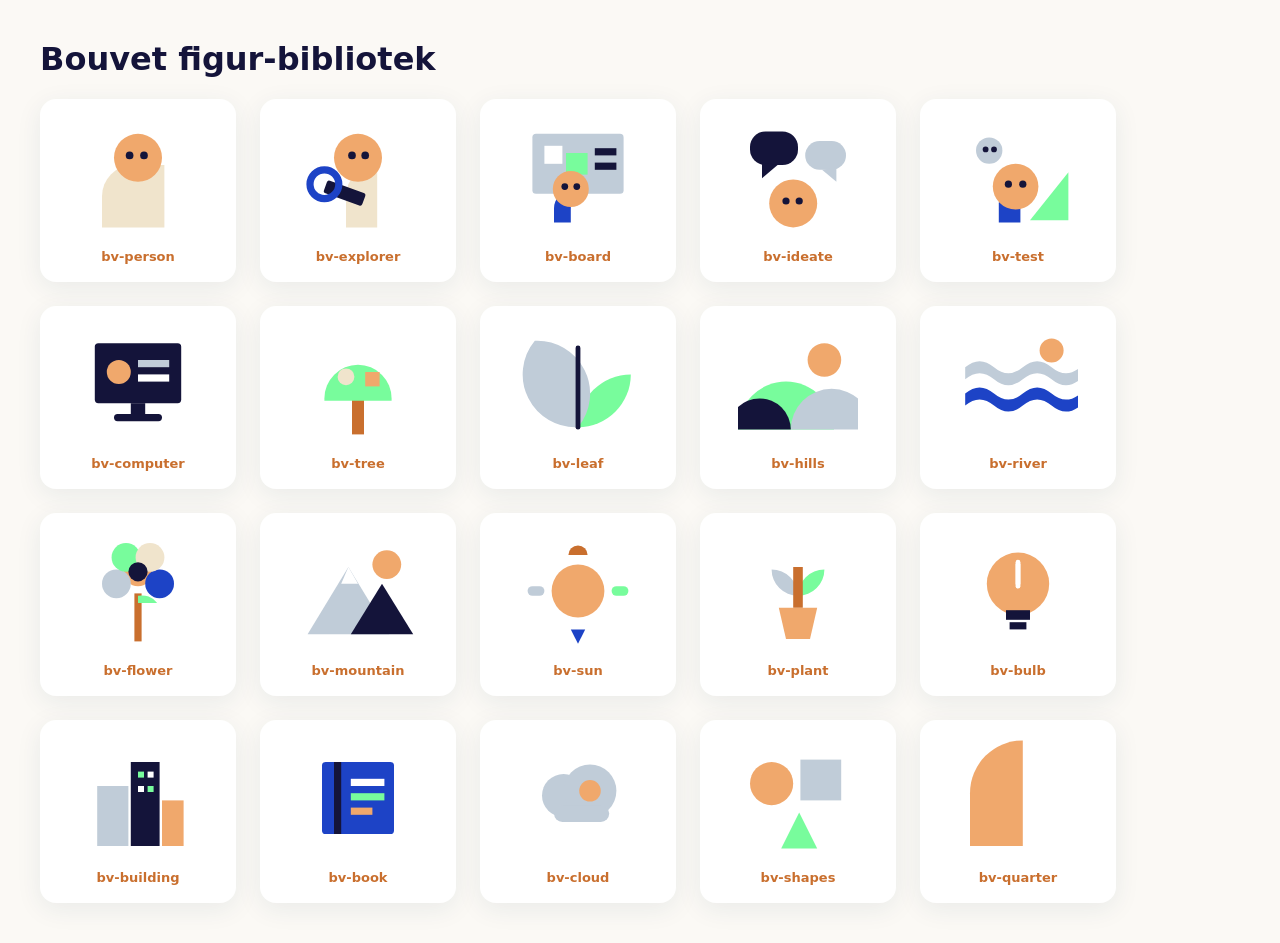
<file: verifisering-tillit-beste-praksis/figurer.html>
<!DOCTYPE html><html><head><meta charset="utf-8"><title>Bouvet figures</title>
<style>body{background:#fbf9f5;font-family:system-ui;margin:40px}
h1{color:#14143a} .grid{display:flex;flex-wrap:wrap;gap:24px}
.cell{background:#fff;border-radius:16px;padding:18px;text-align:center;box-shadow:0 6px 26px rgba(30,60,90,.08);width:160px}
.lbl{margin-top:8px;font-size:13px;color:#c96f2e;font-weight:600}</style></head>
<body><h1>Bouvet figur-bibliotek</h1><svg width="0" height="0" style="position:absolute" aria-hidden="true" focusable="false">
    <defs>
      <!-- ── People (dot-eyes only, no mouths) ── -->

      <!-- Plain head on a cream quarter-circle body -->
      <symbol id="bv-person" viewBox="0 0 100 100">
        <path d="M20 92 v-26 a26 26 0 0 1 26 -26 h26 v52 z" fill="#f0e4cc"/>
        <circle cx="50" cy="34" r="20" fill="#f0a86c"/>
        <circle cx="43" cy="32" r="3.2" fill="#14143a"/>
        <circle cx="55" cy="32" r="3.2" fill="#14143a"/>
      </symbol>

      <!-- Utforske: explorer with magnifying glass -->
      <symbol id="bv-explorer" viewBox="0 0 100 100">
        <path d="M40 92 v-26 a26 26 0 0 1 26 -26 h0 v52 z" fill="#f0e4cc"/>
        <circle cx="50" cy="34" r="20" fill="#f0a86c"/>
        <circle cx="45" cy="32" r="3.2" fill="#14143a"/>
        <circle cx="56" cy="32" r="3.2" fill="#14143a"/>
        <rect x="22" y="58" width="34" height="11" rx="2" fill="#14143a" transform="rotate(20 39 63)"/>
        <circle cx="22" cy="56" r="12" fill="none" stroke="#1d43c6" stroke-width="6"/>
      </symbol>

      <!-- Definere: board with shapes + head -->
      <symbol id="bv-board" viewBox="0 0 100 100">
        <rect x="12" y="14" width="76" height="50" rx="3" fill="#c0ccd8"/>
        <rect x="22" y="24" width="15" height="15" fill="#ffffff"/>
        <rect x="40" y="30" width="18" height="18" fill="#78fc9c"/>
        <rect x="64" y="26" width="18" height="6" fill="#14143a"/>
        <rect x="64" y="38" width="18" height="6" fill="#14143a"/>
        <path d="M30 88 v-12 a14 14 0 0 1 14 -14 h0 v26 z" fill="#1d43c6"/>
        <circle cx="44" cy="60" r="15" fill="#f0a86c"/>
        <circle cx="39" cy="58" r="2.8" fill="#14143a"/>
        <circle cx="49" cy="58" r="2.8" fill="#14143a"/>
      </symbol>

      <!-- Idégenerere: speech bubbles + head -->
      <symbol id="bv-ideate" viewBox="0 0 100 100">
        <circle cx="46" cy="72" r="20" fill="#f0a86c"/>
        <circle cx="40" cy="70" r="3" fill="#14143a"/>
        <circle cx="51" cy="70" r="3" fill="#14143a"/>
        <rect x="10" y="12" width="40" height="28" rx="13" fill="#14143a"/>
        <path d="M20 38 l0 13 l13 -11 z" fill="#14143a"/>
        <rect x="56" y="20" width="34" height="24" rx="12" fill="#c0ccd8"/>
        <path d="M82 42 l0 12 l-12 -10 z" fill="#c0ccd8"/>
      </symbol>

      <!-- Teste: reviewer head + main head + mint triangle -->
      <symbol id="bv-test" viewBox="0 0 100 100">
        <polygon points="60,86 92,86 92,46" fill="#78fc9c"/>
        <circle cx="26" cy="28" r="11" fill="#c0ccd8"/>
        <circle cx="23" cy="27" r="2.4" fill="#14143a"/>
        <circle cx="30" cy="27" r="2.4" fill="#14143a"/>
        <path d="M34 88 v-16 a18 18 0 0 1 18 -18 h0 v34 z" fill="#1d43c6"/>
        <circle cx="48" cy="58" r="19" fill="#f0a86c"/>
        <circle cx="42" cy="56" r="3" fill="#14143a"/>
        <circle cx="54" cy="56" r="3" fill="#14143a"/>
      </symbol>

      <!-- ── Objects (pure geometry) ── -->

      <!-- Computer / monitor -->
      <symbol id="bv-computer" viewBox="0 0 100 100">
        <rect x="14" y="16" width="72" height="50" rx="3" fill="#14143a"/>
        <circle cx="34" cy="40" r="10" fill="#f0a86c"/>
        <rect x="50" y="30" width="26" height="6" fill="#c0ccd8"/>
        <rect x="50" y="42" width="26" height="6" fill="#ffffff"/>
        <rect x="44" y="66" width="12" height="9" fill="#14143a"/>
        <rect x="30" y="75" width="40" height="6" rx="3" fill="#14143a"/>
      </symbol>

      <!-- Tree: quarter-circle canopy + trunk -->
      <symbol id="bv-tree" viewBox="0 0 100 100">
        <rect x="45" y="58" width="10" height="34" fill="#c96f2e"/>
        <path d="M22 64 v-2 a28 28 0 0 1 56 0 v2 z" fill="#78fc9c"/>
        <circle cx="40" cy="44" r="7" fill="#f0e4cc"/>
        <rect x="56" y="40" width="12" height="12" fill="#f0a86c"/>
      </symbol>

      <!-- Leaf: two quarter-circles forming a leaf + stem -->
      <symbol id="bv-leaf" viewBox="0 0 100 100">
        <path d="M50 86 a44 44 0 0 1 44 -44 a44 44 0 0 1 -44 44 z" fill="#78fc9c"/>
        <path d="M50 86 a44 44 0 0 0 -36 -72 a44 44 0 0 0 36 72 z" fill="#c0ccd8"/>
        <line x1="50" y1="86" x2="50" y2="20" stroke="#14143a" stroke-width="4" stroke-linecap="round"/>
      </symbol>

      <!-- Hills + sun: layered quarter/half circles, a calm landscape -->
      <symbol id="bv-hills" viewBox="0 0 100 100">
        <circle cx="72" cy="30" r="14" fill="#f0a86c"/>
        <path d="M0 88 a40 40 0 0 1 80 0 z" fill="#78fc9c"/>
        <path d="M44 88 a34 34 0 0 1 68 0 z" fill="#c0ccd8"/>
        <path d="M-8 88 a26 26 0 0 1 52 0 z" fill="#14143a"/>
      </symbol>

      <!-- River / waves: stacked wavy bars between banks -->
      <symbol id="bv-river" viewBox="0 0 100 100">
        <path d="M6 36 q12 -10 24 0 t24 0 t24 0 t24 0 v10 q-12 10 -24 0 t-24 0 t-24 0 t-24 0 z" fill="#c0ccd8"/>
        <path d="M6 58 q12 -10 24 0 t24 0 t24 0 t24 0 v10 q-12 10 -24 0 t-24 0 t-24 0 t-24 0 z" fill="#1d43c6"/>
        <circle cx="78" cy="22" r="10" fill="#f0a86c"/>
      </symbol>

      <!-- Flower: petal circles around a center -->
      <symbol id="bv-flower" viewBox="0 0 100 100">
        <rect x="47" y="52" width="6" height="40" fill="#c96f2e"/>
        <path d="M50 60 v-6 a16 16 0 0 1 16 6 z" fill="#78fc9c"/>
        <circle cx="50" cy="34" r="12" fill="#f0a86c"/>
        <circle cx="32" cy="44" r="12" fill="#c0ccd8"/>
        <circle cx="68" cy="44" r="12" fill="#1d43c6"/>
        <circle cx="40" cy="22" r="12" fill="#78fc9c"/>
        <circle cx="60" cy="22" r="12" fill="#f0e4cc"/>
        <circle cx="50" cy="34" r="8" fill="#14143a"/>
      </symbol>

      <!-- Mountain: overlapping triangles + sun circle -->
      <symbol id="bv-mountain" viewBox="0 0 100 100">
        <circle cx="74" cy="28" r="12" fill="#f0a86c"/>
        <polygon points="8,86 42,30 76,86" fill="#c0ccd8"/>
        <polygon points="44,86 70,44 96,86" fill="#14143a"/>
        <polygon points="36,44 42,30 50,44" fill="#ffffff"/>
      </symbol>

      <!-- Sun / burst: circle + quarter accents -->
      <symbol id="bv-sun" viewBox="0 0 100 100">
        <circle cx="50" cy="50" r="22" fill="#f0a86c"/>
        <path d="M50 12 a8 8 0 0 1 8 8 h-16 a8 8 0 0 1 8 -8 z" fill="#c96f2e"/>
        <rect x="78" y="46" width="14" height="8" rx="4" fill="#78fc9c"/>
        <rect x="8" y="46" width="14" height="8" rx="4" fill="#c0ccd8"/>
        <polygon points="44,82 56,82 50,94" fill="#1d43c6"/>
      </symbol>

      <!-- Plant in pot: leaves + trapezoid pot -->
      <symbol id="bv-plant" viewBox="0 0 100 100">
        <path d="M50 60 v-6 a22 22 0 0 1 22 -22 h0 a22 22 0 0 1 -22 22 z" fill="#78fc9c"/>
        <path d="M50 60 v-6 a22 22 0 0 0 -22 -22 h0 a22 22 0 0 0 22 22 z" fill="#c0ccd8"/>
        <rect x="46" y="30" width="8" height="34" fill="#c96f2e"/>
        <polygon points="34,64 66,64 60,90 40,90" fill="#f0a86c"/>
      </symbol>

      <!-- Lightbulb: circle + base, idea -->
      <symbol id="bv-bulb" viewBox="0 0 100 100">
        <circle cx="50" cy="44" r="26" fill="#f0a86c"/>
        <rect x="40" y="66" width="20" height="8" fill="#14143a"/>
        <rect x="43" y="76" width="14" height="6" fill="#14143a"/>
        <path d="M50 44 v-18 a4 4 0 0 1 0 0" fill="none" stroke="#ffffff" stroke-width="4" stroke-linecap="round"/>
        <line x1="50" y1="28" x2="50" y2="46" stroke="#ffffff" stroke-width="4" stroke-linecap="round"/>
      </symbol>

      <!-- Building / city: stacked rectangles -->
      <symbol id="bv-building" viewBox="0 0 100 100">
        <rect x="16" y="40" width="26" height="50" fill="#c0ccd8"/>
        <rect x="44" y="20" width="24" height="70" fill="#14143a"/>
        <rect x="70" y="52" width="18" height="38" fill="#f0a86c"/>
        <rect x="50" y="28" width="5" height="5" fill="#78fc9c"/>
        <rect x="58" y="28" width="5" height="5" fill="#ffffff"/>
        <rect x="50" y="40" width="5" height="5" fill="#ffffff"/>
        <rect x="58" y="40" width="5" height="5" fill="#78fc9c"/>
      </symbol>

      <!-- Book / docs -->
      <symbol id="bv-book" viewBox="0 0 100 100">
        <rect x="20" y="20" width="60" height="60" rx="3" fill="#1d43c6"/>
        <rect x="30" y="20" width="6" height="60" fill="#14143a"/>
        <rect x="44" y="34" width="28" height="6" fill="#ffffff"/>
        <rect x="44" y="46" width="28" height="6" fill="#78fc9c"/>
        <rect x="44" y="58" width="18" height="6" fill="#f0a86c"/>
      </symbol>

      <!-- Cloud: overlapping circles + bar -->
      <symbol id="bv-cloud" viewBox="0 0 100 100">
        <circle cx="38" cy="48" r="18" fill="#c0ccd8"/>
        <circle cx="60" cy="44" r="22" fill="#c0ccd8"/>
        <rect x="30" y="56" width="46" height="14" rx="7" fill="#c0ccd8"/>
        <circle cx="60" cy="44" r="9" fill="#f0a86c"/>
      </symbol>

      <!-- Bauhaus shape cluster (circle / square / triangle) -->
      <symbol id="bv-shapes" viewBox="0 0 100 100">
        <circle cx="28" cy="38" r="18" fill="#f0a86c"/>
        <rect x="52" y="18" width="34" height="34" fill="#c0ccd8"/>
        <polygon points="36,92 66,92 51,62" fill="#78fc9c"/>
      </symbol>

      <!-- Quarter-circle accent (pure decoration) -->
      <symbol id="bv-quarter" viewBox="0 0 100 100">
        <path d="M10 90 v-44 a44 44 0 0 1 44 -44 h0 v88 z" fill="#f0a86c"/>
      </symbol>
    </defs>
  </svg><div class="grid"><div class="cell"><svg viewBox="0 0 100 100" width="120" height="120"><use href="#bv-person"/></svg><div class="lbl">bv-person</div></div>
<div class="cell"><svg viewBox="0 0 100 100" width="120" height="120"><use href="#bv-explorer"/></svg><div class="lbl">bv-explorer</div></div>
<div class="cell"><svg viewBox="0 0 100 100" width="120" height="120"><use href="#bv-board"/></svg><div class="lbl">bv-board</div></div>
<div class="cell"><svg viewBox="0 0 100 100" width="120" height="120"><use href="#bv-ideate"/></svg><div class="lbl">bv-ideate</div></div>
<div class="cell"><svg viewBox="0 0 100 100" width="120" height="120"><use href="#bv-test"/></svg><div class="lbl">bv-test</div></div>
<div class="cell"><svg viewBox="0 0 100 100" width="120" height="120"><use href="#bv-computer"/></svg><div class="lbl">bv-computer</div></div>
<div class="cell"><svg viewBox="0 0 100 100" width="120" height="120"><use href="#bv-tree"/></svg><div class="lbl">bv-tree</div></div>
<div class="cell"><svg viewBox="0 0 100 100" width="120" height="120"><use href="#bv-leaf"/></svg><div class="lbl">bv-leaf</div></div>
<div class="cell"><svg viewBox="0 0 100 100" width="120" height="120"><use href="#bv-hills"/></svg><div class="lbl">bv-hills</div></div>
<div class="cell"><svg viewBox="0 0 100 100" width="120" height="120"><use href="#bv-river"/></svg><div class="lbl">bv-river</div></div>
<div class="cell"><svg viewBox="0 0 100 100" width="120" height="120"><use href="#bv-flower"/></svg><div class="lbl">bv-flower</div></div>
<div class="cell"><svg viewBox="0 0 100 100" width="120" height="120"><use href="#bv-mountain"/></svg><div class="lbl">bv-mountain</div></div>
<div class="cell"><svg viewBox="0 0 100 100" width="120" height="120"><use href="#bv-sun"/></svg><div class="lbl">bv-sun</div></div>
<div class="cell"><svg viewBox="0 0 100 100" width="120" height="120"><use href="#bv-plant"/></svg><div class="lbl">bv-plant</div></div>
<div class="cell"><svg viewBox="0 0 100 100" width="120" height="120"><use href="#bv-bulb"/></svg><div class="lbl">bv-bulb</div></div>
<div class="cell"><svg viewBox="0 0 100 100" width="120" height="120"><use href="#bv-building"/></svg><div class="lbl">bv-building</div></div>
<div class="cell"><svg viewBox="0 0 100 100" width="120" height="120"><use href="#bv-book"/></svg><div class="lbl">bv-book</div></div>
<div class="cell"><svg viewBox="0 0 100 100" width="120" height="120"><use href="#bv-cloud"/></svg><div class="lbl">bv-cloud</div></div>
<div class="cell"><svg viewBox="0 0 100 100" width="120" height="120"><use href="#bv-shapes"/></svg><div class="lbl">bv-shapes</div></div>
<div class="cell"><svg viewBox="0 0 100 100" width="120" height="120"><use href="#bv-quarter"/></svg><div class="lbl">bv-quarter</div></div>
</div></body></html>
</file>
<file: offline/assets/reveal/plugin/highlight/monokai.css>
/*
Monokai style - ported by Luigi Maselli - http://grigio.org
*/

.hljs {
  display: block;
  overflow-x: auto;
  padding: 0.5em;
  background: #272822;
  color: #ddd;
}

.hljs-tag,
.hljs-keyword,
.hljs-selector-tag,
.hljs-literal,
.hljs-strong,
.hljs-name {
  color: #f92672;
}

.hljs-code {
  color: #66d9ef;
}

.hljs-class .hljs-title {
  color: white;
}

.hljs-attribute,
.hljs-symbol,
.hljs-regexp,
.hljs-link {
  color: #bf79db;
}

.hljs-string,
.hljs-bullet,
.hljs-subst,
.hljs-title,
.hljs-section,
.hljs-emphasis,
.hljs-type,
.hljs-built_in,
.hljs-builtin-name,
.hljs-selector-attr,
.hljs-selector-pseudo,
.hljs-addition,
.hljs-variable,
.hljs-template-tag,
.hljs-template-variable {
  color: #a6e22e;
}

.hljs-comment,
.hljs-quote,
.hljs-deletion,
.hljs-meta {
  color: #75715e;
}

.hljs-keyword,
.hljs-selector-tag,
.hljs-literal,
.hljs-doctag,
.hljs-title,
.hljs-section,
.hljs-type,
.hljs-selector-id {
  font-weight: bold;
}
</file>
